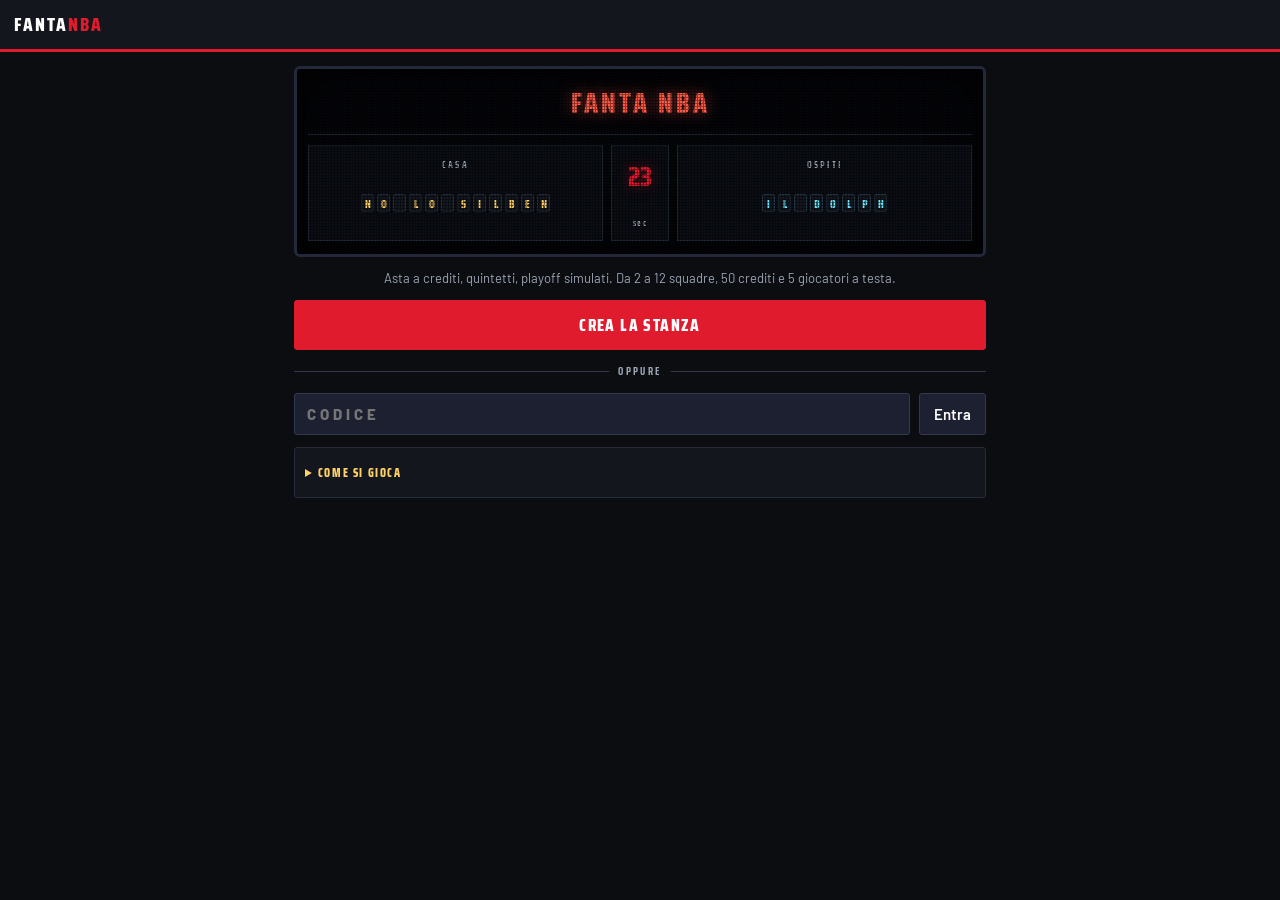
<file: index.html>
<!DOCTYPE html>
<html lang="it">
<head>
  <meta charset="utf-8">
  <meta name="viewport" content="width=device-width, initial-scale=1, viewport-fit=cover">
  <meta name="theme-color" content="#0c0d11">
  <meta name="description" content="Fanta NBA: asta a crediti fra quattro squadre, quintetti, playoff simulati. Gira nel browser, nessuna installazione.">
  <title>Fanta NBA</title>

  <!-- Saira Condensed per titoli e numeri, Barlow per il testo. -->
  <link rel="preconnect" href="https://fonts.googleapis.com">
  <link rel="preconnect" href="https://fonts.gstatic.com" crossorigin>
  <link rel="stylesheet" href="https://fonts.googleapis.com/css2?family=Saira+Condensed:wght@600;700;800&family=Barlow:wght@400;500;600;700&display=swap">

  <!-- App installabile dalla home del telefono, senza store. -->
  <link rel="manifest" href="./manifest.webmanifest">
  <link rel="icon" href="data:image/svg+xml,<svg xmlns='http://www.w3.org/2000/svg' viewBox='0 0 100 100'><text y='.9em' font-size='90'>🏀</text></svg>">
  <link rel="apple-touch-icon" href="data:image/svg+xml,<svg xmlns='http://www.w3.org/2000/svg' viewBox='0 0 100 100'><text y='.9em' font-size='90'>🏀</text></svg>">
  <link rel="stylesheet" href="./css/style.css">
</head>
<body>
  <header class="topbar" id="topbar">
    <div class="brand">FANTA<span>NBA</span></div>
  </header>

  <main id="app">
    <div class="card center muted">Caricamento…</div>
  </main>

  <noscript>
    <div style="padding:16px;color:#e8ecf4">Questo gioco ha bisogno di JavaScript attivo.</div>
  </noscript>

  <script type="module" src="./js/app.js"></script>
</body>
</html>
</file>
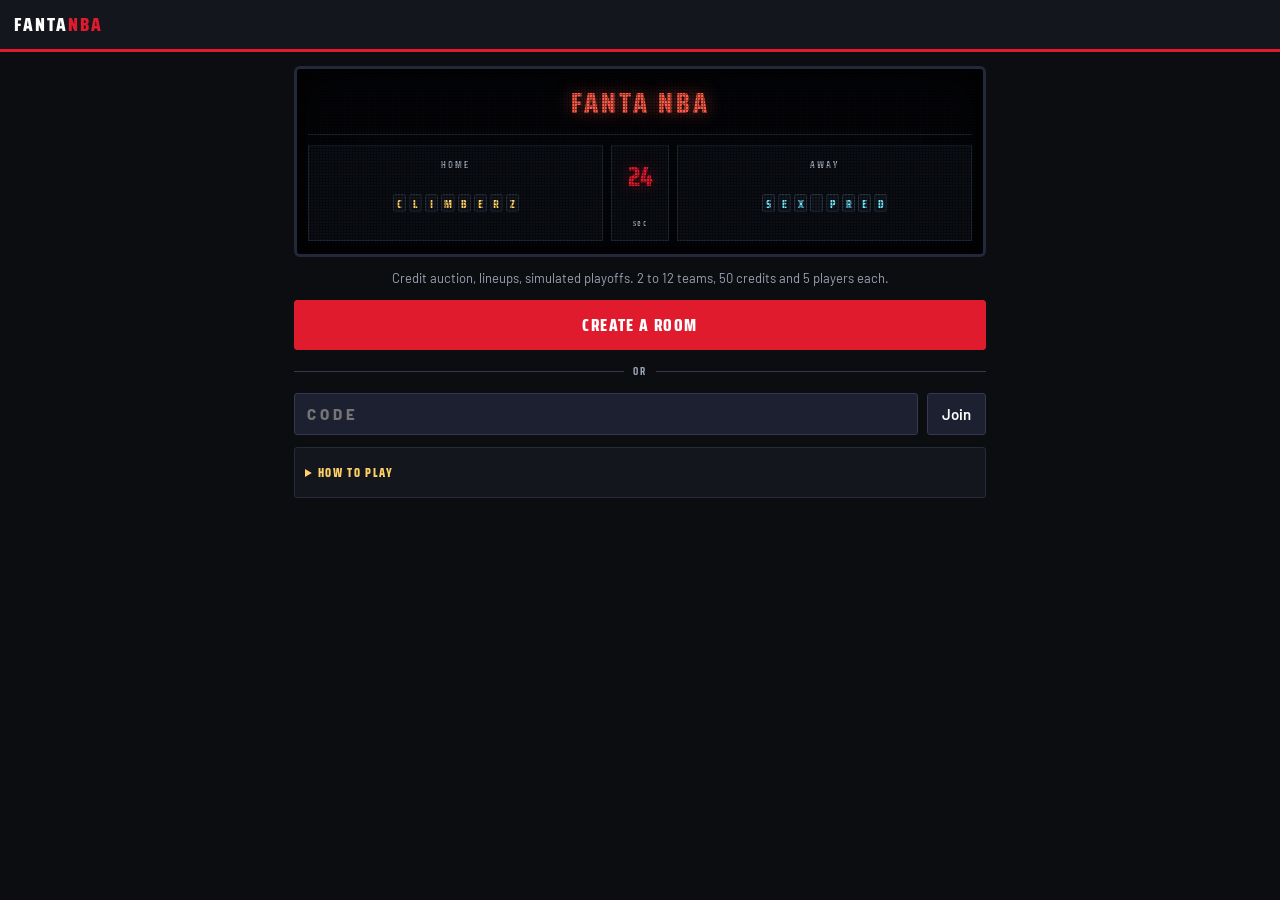
<file: en/index.html>
<!DOCTYPE html>
<html lang="en">
<head>
  <meta charset="utf-8">
  <!-- English version: same app, same files. The base points one level up,
       so scripts, styles and data load from the shared folders, while the
       address stays /en/ — which is how the app knows to speak English. -->
  <base href="../">
  <meta name="viewport" content="width=device-width, initial-scale=1, viewport-fit=cover">
  <meta name="theme-color" content="#0c0d11">
  <meta name="description" content="Fanta NBA: a credit auction between friends, lineups, simulated playoffs. Runs in the browser, nothing to install.">
  <title>Fanta NBA</title>

  <link rel="preconnect" href="https://fonts.googleapis.com">
  <link rel="preconnect" href="https://fonts.gstatic.com" crossorigin>
  <link rel="stylesheet" href="https://fonts.googleapis.com/css2?family=Saira+Condensed:wght@600;700;800&family=Barlow:wght@400;500;600;700&display=swap">

  <link rel="manifest" href="./manifest.webmanifest">
  <link rel="icon" href="data:image/svg+xml,<svg xmlns='http://www.w3.org/2000/svg' viewBox='0 0 100 100'><text y='.9em' font-size='90'>🏀</text></svg>">
  <link rel="apple-touch-icon" href="data:image/svg+xml,<svg xmlns='http://www.w3.org/2000/svg' viewBox='0 0 100 100'><text y='.9em' font-size='90'>🏀</text></svg>">
  <link rel="stylesheet" href="./css/style.css">
</head>
<body>
  <header class="topbar" id="topbar">
    <div class="brand">FANTA<span>NBA</span></div>
  </header>

  <main id="app">
    <div class="card center muted">Loading…</div>
  </main>

  <noscript>
    <div style="padding:16px;color:#e8ecf4">This game needs JavaScript enabled.</div>
  </noscript>

  <script type="module" src="./js/app.js"></script>
</body>
</html>
</file>
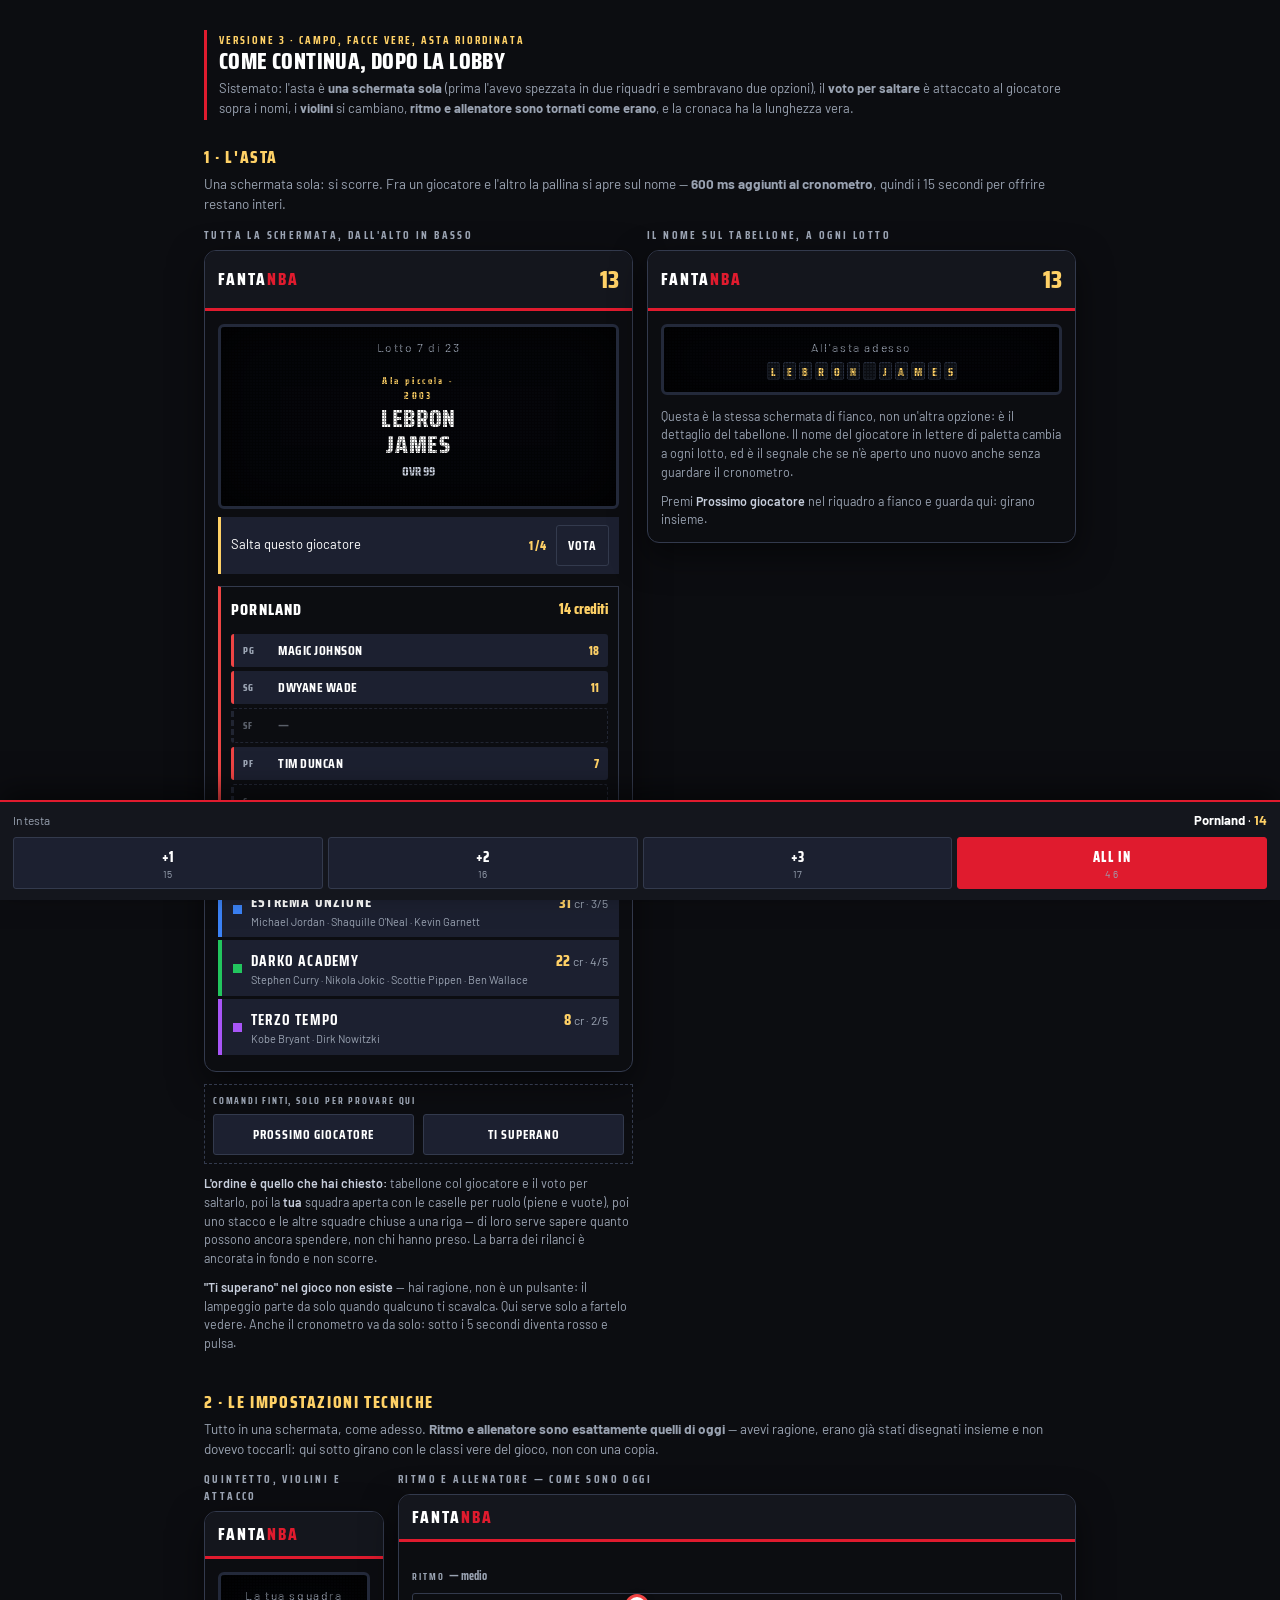
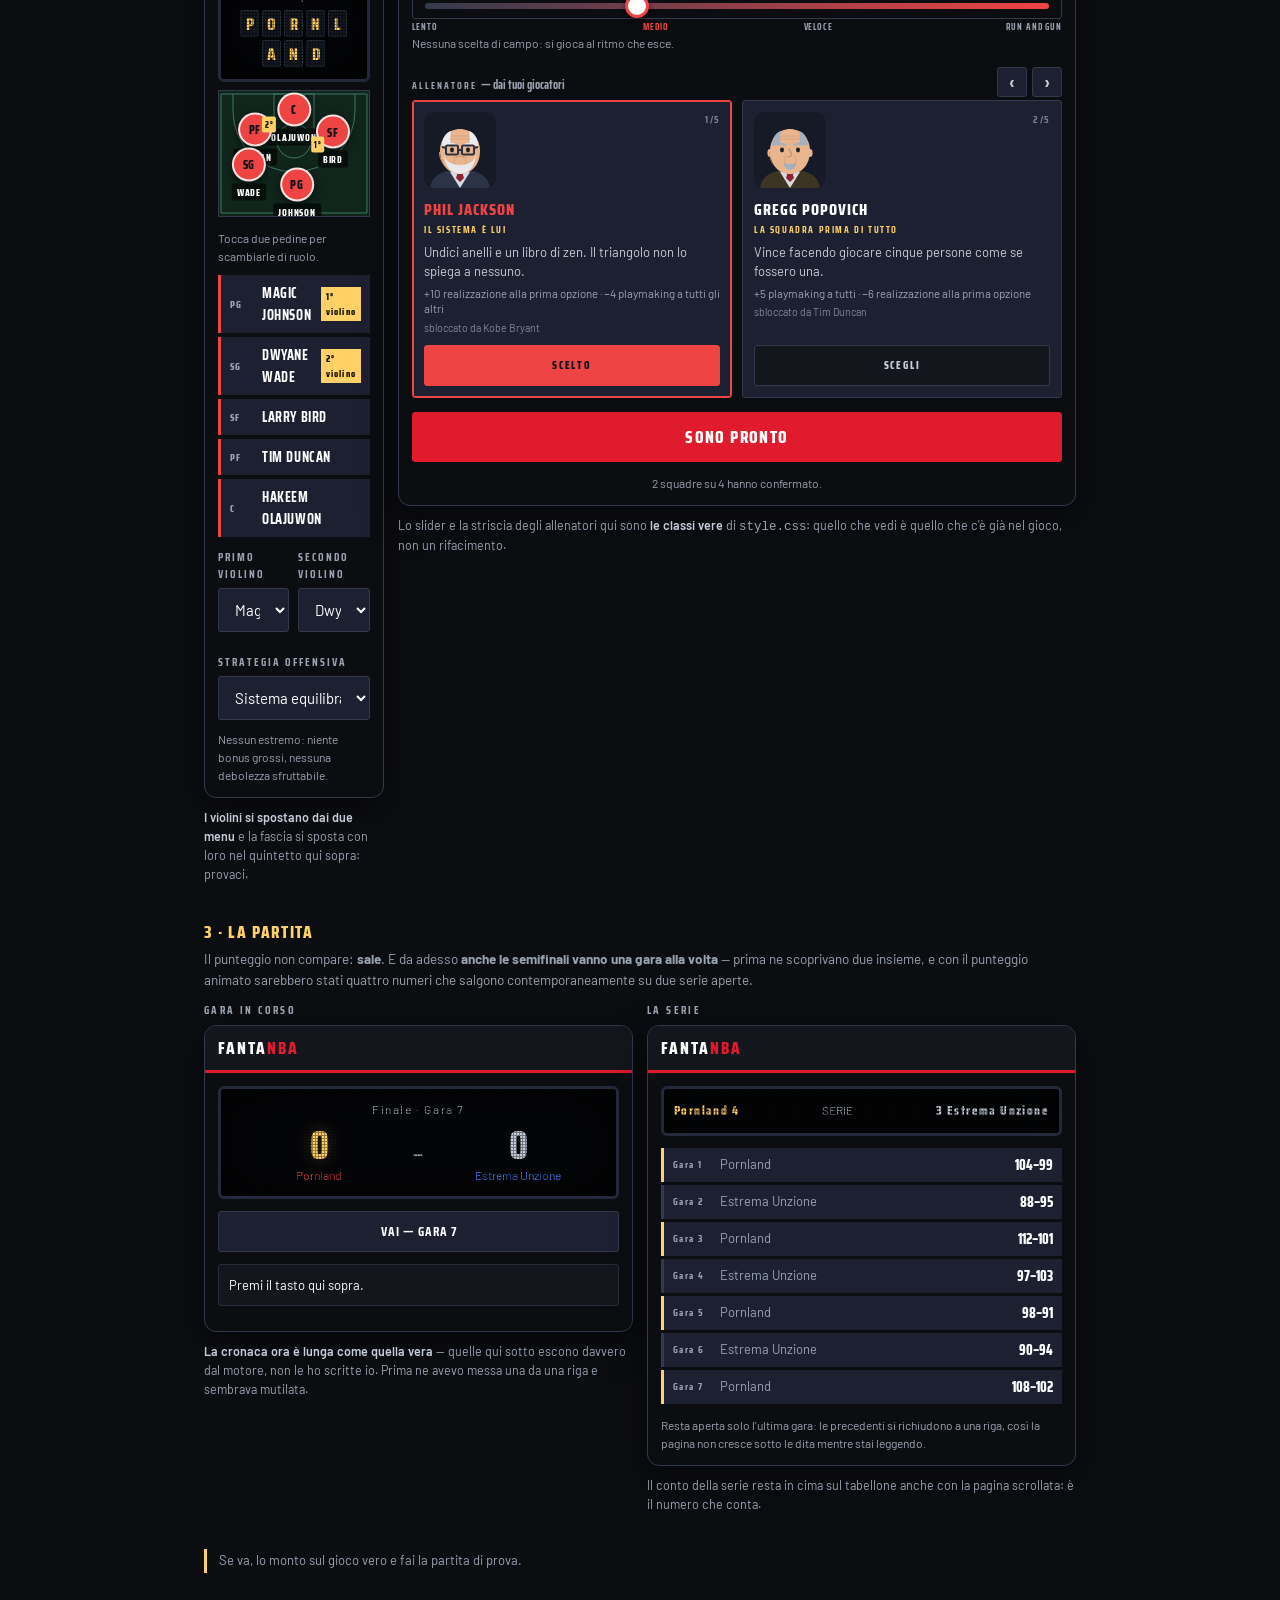
<file: anteprima-gioco.html>
<!DOCTYPE html>
<html lang="it">
<head>
  <meta charset="utf-8">
  <meta name="viewport" content="width=device-width, initial-scale=1, viewport-fit=cover">
  <meta name="theme-color" content="#0c0d11">
  <title>Fanta NBA — le schermate di gioco nella direzione B</title>

  <link rel="preconnect" href="https://fonts.googleapis.com">
  <link rel="preconnect" href="https://fonts.gstatic.com" crossorigin>
  <link rel="stylesheet" href="https://fonts.googleapis.com/css2?family=Saira+Condensed:wght@600;700;800&family=Barlow:wght@400;500;600;700&display=swap">
  <!-- Il foglio vero del gioco. Lo slider del ritmo e la striscia degli
       allenatori qui sotto usano le classi VERE (.ritmo-slider, .cstrip,
       .ccard...): non sono ridisegnati, sono quelli. -->
  <link rel="stylesheet" href="./css/style.css">

  <style>
    body { padding-bottom: 50px; }
    .wrap { max-width: 900px; margin: 0 auto; padding: 14px; }
    .intro { border-left: 3px solid var(--red); padding: 2px 0 2px 12px; margin: 16px 0 24px; }
    .marchio { font: 700 11px var(--cond); letter-spacing: 2px; text-transform: uppercase; color: var(--gold); }
    .dir { margin-bottom: 36px; }
    .dir > .testa { font: 800 17px var(--cond); letter-spacing: 1.6px; text-transform: uppercase; color: var(--gold); margin-bottom: 4px; }
    .dir > .cosa { font-size: 13.5px; color: var(--muted); margin-bottom: 12px; line-height: 1.5; }
    .coppia { display: grid; gap: 14px; grid-template-columns: 1fr; }
    @media (min-width: 720px) { .coppia { grid-template-columns: 1fr 1fr; } }
    .telefono { border: 1px solid var(--line-2); border-radius: 12px; overflow: hidden;
      background: var(--bg); box-shadow: 0 12px 34px rgba(0,0,0,.5); }
    .finta-topbar { display: flex; align-items: center; justify-content: space-between;
      padding: 9px 13px; background: var(--surface); border-bottom: 3px solid var(--red); }
    .finta-topbar .brand { font: 800 17px var(--cond); letter-spacing: 2px; text-transform: uppercase; }
    .finta-topbar .brand span { color: var(--red); }
    .schermo { padding: 13px; }
    .nota { font-size: 12.5px; color: var(--muted); margin-top: 10px; line-height: 1.5; }
    .nota b { color: var(--muted-2); font-weight: 600; }
    .et { font: 700 11px var(--cond); letter-spacing: 2.4px; text-transform: uppercase; color: var(--muted); margin-bottom: 6px; }
    /* I comandi che servono solo a farti vedere l'effetto qui, e che nel
       gioco non esistono: succede da solo. Marcati, per non confonderli. */
    .finto { border: 1px dashed var(--line-2); padding: 8px; margin-top: 12px; }
    .finto .cap { font: 700 9.5px var(--cond); letter-spacing: 1.8px; text-transform: uppercase;
      color: var(--muted); display: block; margin-bottom: 6px; }

    /* ===== il linguaggio del tabellone ===== */
    .jumbo { background: #05060a; border: 3px solid #23293a; border-radius: 6px;
      padding: 11px 10px 12px; position: relative; overflow: hidden;
      box-shadow: inset 0 0 50px rgba(0,0,0,.9); }
    .jumbo::before { content: ''; position: absolute; inset: 0; pointer-events: none; z-index: 3;
      background-image: radial-gradient(circle, rgba(0,0,0,.42) 1px, transparent 1.1px); background-size: 3px 3px; }
    .flap { display: flex; gap: 3px; justify-content: center; flex-wrap: wrap; }
    .flap span { display: grid; place-items: center; min-width: 19px; height: 27px; padding: 0 2px;
      background: #14181f; border: 1px solid #262d3d; border-radius: 2px;
      font: 800 17px var(--cond); color: var(--gold); backface-visibility: hidden; }
    .flap.mini span { min-width: 13px; height: 18px; font-size: 11.5px; }
    .flap span.gira { animation: paletta .3s ease-in-out; }
    @keyframes paletta { 0%{transform:rotateX(0)} 49%{transform:rotateX(-90deg);color:#6b5a2a}
      51%{transform:rotateX(90deg);color:#6b5a2a} 100%{transform:rotateX(0)} }

    /* ===== la pallina che si apre sul nome ===== */
    .lotto { position: relative; min-height: 132px; display: grid; place-items: center; }
    .sfera { position: relative; width: 104px; height: 104px; }
    .mezzo { position: absolute; left: 0; width: 104px; height: 52px;
      background: radial-gradient(circle at 36% 40%, #f5924a, #cf5f1c 60%, #7d340a);
      transition: transform .3s cubic-bezier(.3,.9,.3,1), opacity .2s linear .2s; }
    .mezzo.su { top: 0; border-radius: 104px 104px 0 0; box-shadow: inset 0 3px 8px rgba(255,255,255,.2); }
    .mezzo.giu { top: 52px; border-radius: 0 0 104px 104px; box-shadow: inset 0 -4px 9px rgba(0,0,0,.4); }
    .cuc { position: absolute; left: 0; top: 50px; width: 104px; height: 4px; background: #2a1405; z-index: 2; }
    .aperto .mezzo.su { transform: translateY(-46px) rotate(-10deg); opacity: 0; }
    .aperto .mezzo.giu { transform: translateY(46px) rotate(8deg); opacity: 0; }
    .aperto .cuc { opacity: 0; transition: opacity .15s; }
    .scheda { position: absolute; inset: 0; display: grid; place-items: center; text-align: center;
      opacity: 0; transform: scale(.9);
      transition: opacity .24s ease-out .18s, transform .3s cubic-bezier(.2,.9,.3,1) .18s; }
    .aperto .scheda { opacity: 1; transform: none; }
    .scheda .ruolo { font: 800 10px var(--cond); letter-spacing: 2.4px; color: var(--gold); }
    .scheda .nome { font: 800 25px/1.04 var(--cond); letter-spacing: .6px; text-transform: uppercase; margin-top: 3px; }
    .scheda .ovr { font: 800 13px var(--cond); color: var(--muted-2); margin-top: 3px; }

    .crono { font: 800 25px var(--cond); color: var(--gold); }
    .crono.rosso { color: var(--red); animation: battito 1s ease-in-out infinite; }
    @keyframes battito { 0%,100%{transform:scale(1);opacity:1} 50%{transform:scale(1.13);opacity:.72} }

    /* Fuori dallo schermo scorrevole: nel gioco e ancorata in fondo e resta
       sotto il pollice mentre tutto il resto scorre. */
    .bidbar { border-top: 2px solid var(--red); background: var(--surface); padding: 9px 13px 11px; }
    .bidbar.superato { animation: lampo .5s ease-out 2; }
    @keyframes lampo { 0%,100%{background:var(--surface-2);border-color:var(--line-2)}
      45%{background:rgba(224,27,46,.26);border-color:var(--red)} }
    .rilanci { display: grid; grid-template-columns: repeat(4,1fr); gap: 5px; margin-top: 7px; }
    .rilanci button { padding: 8px 2px; font: 800 14px var(--cond); }
    .rilanci button small { display: block; font: 400 10px Barlow; color: var(--muted); }

    /* il voto per saltare sta attaccato al giocatore */
    .skiprow { display: flex; align-items: center; gap: 9px; margin-top: 8px;
      background: var(--surface-2); border-left: 3px solid var(--gold); padding: 8px 10px; }
    .skiprow .q { font: 800 13px var(--cond); letter-spacing: 1.2px; color: var(--gold); }

    /* la tua squadra: l'unica aperta */
    .mia { border: 1px solid var(--line-2); border-left: 3px solid var(--t1); padding: 10px; }
    .mia .nmq { font: 800 16px var(--cond); letter-spacing: 1.2px; text-transform: uppercase; }
    .mia .cr { font: 800 15px var(--cond); color: var(--gold); }
    .rslots { display: grid; gap: 4px; }
    .rslot { display: flex; align-items: center; gap: 9px; padding: 6px 9px;
      background: var(--surface-2); border-left: 3px solid var(--tc, var(--line-2)); }
    .rslot .pos { font: 800 10px var(--cond); letter-spacing: 1.4px; color: var(--muted); min-width: 22px; }
    .rslot .gio { font: 700 13.5px var(--cond); letter-spacing: .5px; text-transform: uppercase; }
    .rslot .pz { margin-left: auto; font: 800 12px var(--cond); color: var(--gold); }
    .rslot.vuoto { opacity: .55; border-left-style: dashed; }
    .rslot.vuoto .gio { color: var(--muted); }
    /* Lo stacco che separa "la mia" da "le altre": e' quello che fa capire
       a colpo d'occhio che sotto si cambia argomento. */
    .altre { margin-top: 22px; }

    /* ===== il mezzo campo ===== */
    .campo { position: relative; margin-top: 8px; border: 1px solid var(--line-2); overflow: hidden; }
    .campo svg { display: block; width: 100%; height: auto; }
    .pedina {
      position: absolute; transform: translate(-50%, -50%);
      display: flex; flex-direction: column; align-items: center; gap: 2px;
      background: none; border: 0; padding: 0; cursor: pointer;
    }
    .pedina i {
      width: 34px; height: 34px; border-radius: 50%; display: grid; place-items: center;
      background: var(--t1); color: #0e1119; border: 2px solid rgba(255,255,255,.85);
      font: 800 12px var(--cond); letter-spacing: .6px; font-style: normal; position: relative;
      box-shadow: 0 3px 9px rgba(0,0,0,.55);
    }
    .pedina span {
      font: 800 9.5px var(--cond); letter-spacing: .8px; text-transform: uppercase;
      color: #fff; background: rgba(6,10,8,.82); padding: 1px 5px; border-radius: 2px;
      white-space: nowrap;
    }
    .pedina.scelta i { background: var(--gold); border-color: #fff; transform: scale(1.12); }
    /* La fascia di violino si vede anche in campo: e li che stai guardando. */
    .pedina.v1 i::after, .pedina.v2 i::after {
      content: attr(data-v); position: absolute; margin: -26px 0 0 22px;
      font: 800 8.5px var(--cond); letter-spacing: .4px;
      background: var(--gold); color: var(--gold-ink); padding: 1px 3px; border-radius: 2px;
    }

    /* ===== quintetto ===== */
    .slot5 { display: grid; gap: 4px; margin-top: 10px; }
    .slotr { display: flex; align-items: center; gap: 8px; background: var(--surface-2);
      border-left: 3px solid var(--tc); padding: 7px 9px; }
    .slotr .pos { font: 800 10px var(--cond); letter-spacing: 1.4px; color: var(--muted); min-width: 24px; }
    .slotr .gio { font: 700 14px var(--cond); letter-spacing: .6px; text-transform: uppercase; }
    .slotr .v { margin-left: auto; font: 800 9.5px var(--cond); letter-spacing: 1.2px;
      background: var(--gold); color: var(--gold-ink); padding: 2px 5px; }

    /* ===== partita ===== */
    .punteggio { display: grid; grid-template-columns: 1fr auto 1fr; align-items: center; gap: 6px; }
    .punteggio .sq { text-align: center; }
    .punteggio .p { font: 800 40px/1 var(--cond); color: var(--gold); text-shadow: 0 0 18px rgba(255,209,102,.3); }
    .punteggio .p.perde { color: var(--muted-2); text-shadow: none; }
    .punteggio .vs { font: 800 12px var(--cond); color: var(--muted); }
    .gara { display: flex; align-items: center; gap: 7px; background: var(--surface-2);
      padding: 6px 9px; margin-bottom: 3px; border-left: 3px solid var(--line-2); }
    .gara.vinta { border-left-color: var(--gold); }
    .gara .g { font: 700 10px var(--cond); letter-spacing: 1.4px; color: var(--muted); min-width: 40px; }
    .gara .r { font: 800 14px var(--cond); margin-left: auto; }
    .serie { font: 800 13px var(--cond); letter-spacing: 1.4px; color: var(--gold); }

    @media (prefers-reduced-motion: reduce) {
      .flap span.gira, .crono.rosso, .bidbar.superato { animation: none !important; }
      .mezzo, .scheda { transition: none !important; }
    }
  </style>
</head>
<body>
  <div class="wrap">
    <div class="intro">
      <p class="marchio">Versione 3 · campo, facce vere, asta riordinata</p>
      <h2 style="margin-bottom:6px">Come continua, dopo la lobby</h2>
      <p class="small muted">Sistemato: l'asta è <b>una schermata sola</b> (prima l'avevo spezzata in due
        riquadri e sembravano due opzioni), il <b>voto per saltare</b> è attaccato al giocatore sopra i
        nomi, i <b>violini</b> si cambiano, <b>ritmo e allenatore sono tornati come erano</b>, e la cronaca
        ha la lunghezza vera.</p>
    </div>

    <!-- ===================== ASTA ===================== -->
    <section class="dir">
      <div class="testa">1 · L'asta</div>
      <p class="cosa">Una schermata sola: si scorre. Fra un giocatore e l'altro la pallina si apre sul nome —
        <b>600 ms aggiunti al cronometro</b>, quindi i 15 secondi per offrire restano interi.</p>
      <div class="coppia">
        <div>
          <div class="et">Tutta la schermata, dall'alto in basso</div>
          <div class="telefono">
            <div class="finta-topbar">
              <div class="brand">FANTA<span>NBA</span></div>
              <span class="crono">15</span>
            </div>
            <div class="schermo">
              <div class="jumbo">
                <p class="tiny muted center" style="margin-bottom:6px;letter-spacing:1.6px">Lotto 7 di 23</p>
                <div class="lotto aperto" id="lotto">
                  <div class="sfera">
                    <div class="mezzo su"></div><div class="cuc"></div><div class="mezzo giu"></div>
                    <div class="scheda">
                      <div class="ruolo" id="r-ruolo">Ala piccola · 2003</div>
                      <div class="nome" id="r-nome">LeBron<br>James</div>
                      <div class="ovr" id="r-ovr">OVR 99</div>
                    </div>
                  </div>
                </div>
              </div>

              <!-- Attaccato al giocatore: e' una decisione su QUESTO
                   giocatore, non una funzione della schermata. -->
              <div class="skiprow">
                <span class="small grow">Salta questo giocatore</span>
                <span class="q">1/4</span>
                <button class="sm ghost">Vota</button>
              </div>

              <!-- LA TUA SQUADRA E' L'UNICA APERTA. Le altre sono righe
                   chiuse: quello che serve sapere di loro e quanto possono
                   ancora spendere, non chi hanno preso. -->
              <div class="mia mt">
                <div class="row spread mb">
                  <span class="nmq">Pornland</span>
                  <span class="cr">14 crediti</span>
                </div>
                <div class="rslots">
                  <div class="rslot pieno t-t1"><span class="pos">PG</span><span class="gio">Magic Johnson</span><span class="pz">18</span></div>
                  <div class="rslot pieno t-t1"><span class="pos">SG</span><span class="gio">Dwyane Wade</span><span class="pz">11</span></div>
                  <div class="rslot vuoto"><span class="pos">SF</span><span class="gio">—</span></div>
                  <div class="rslot pieno t-t1"><span class="pos">PF</span><span class="gio">Tim Duncan</span><span class="pz">7</span></div>
                  <div class="rslot vuoto"><span class="pos">C</span><span class="gio">—</span></div>
                </div>
              </div>

              <!-- Chiuse, ma non mute: i giocatori presi si leggono senza
                   toccare niente, piccoli e separati da un punto. Nel gioco
                   e gia cosi, ero io che li avevo persi disegnando qui. -->
              <div class="altre">
                <p class="tiny muted mb">Le altre squadre</p>
                <div class="strip t-t2"><span class="dot"></span>
                  <div class="grow" style="min-width:0">
                    <div class="row spread"><span class="nm">Estrema Unzione</span>
                      <span><span class="cr">31</span> <span class="tiny muted">cr · 3/5</span></span></div>
                    <div class="ros">Michael Jordan · Shaquille O'Neal · Kevin Garnett</div>
                  </div></div>
                <div class="strip t-t3"><span class="dot"></span>
                  <div class="grow" style="min-width:0">
                    <div class="row spread"><span class="nm">Darko Academy</span>
                      <span><span class="cr">22</span> <span class="tiny muted">cr · 4/5</span></span></div>
                    <div class="ros">Stephen Curry · Nikola Jokic · Scottie Pippen · Ben Wallace</div>
                  </div></div>
                <div class="strip t-t4"><span class="dot"></span>
                  <div class="grow" style="min-width:0">
                    <div class="row spread"><span class="nm">Terzo Tempo</span>
                      <span><span class="cr">8</span> <span class="tiny muted">cr · 2/5</span></span></div>
                    <div class="ros">Kobe Bryant · Dirk Nowitzki</div>
                  </div></div>
              </div>
            </div>

            <!-- Nel gioco questa e fissa in fondo allo schermo, sempre
                 raggiungibile col pollice mentre il resto scorre. -->
            <div class="bidbar" id="bidbar">
              <div class="row spread">
                <span class="tiny muted">In testa</span>
                <span class="small"><b id="chi-testa">Pornland</b> · <b style="color:var(--gold)" id="q-testa">14</b></span>
              </div>
              <div class="rilanci">
                <button>+1<small>15</small></button><button>+2<small>16</small></button>
                <button>+3<small>17</small></button><button class="primary">All in<small>46</small></button>
              </div>
            </div>
          </div>

          <div class="finto">
            <span class="cap">Comandi finti, solo per provare qui</span>
            <div class="row">
              <button class="sm grow" id="btn-lotto">Prossimo giocatore</button>
              <button class="sm grow" id="btn-superato">Ti superano</button>
            </div>
          </div>
          <p class="nota"><b>L'ordine è quello che hai chiesto:</b> tabellone col giocatore e il voto per
            saltarlo, poi la <b>tua</b> squadra aperta con le caselle per ruolo (piene e vuote), poi uno
            stacco e le altre squadre chiuse a una riga — di loro serve sapere quanto possono ancora
            spendere, non chi hanno preso. La barra dei rilanci è ancorata in fondo e non scorre.</p>
          <p class="nota"><b>"Ti superano" nel gioco non esiste</b> — hai ragione, non è un pulsante: il
            lampeggio parte da solo quando qualcuno ti scavalca. Qui serve solo a fartelo vedere.
            Anche il cronometro va da solo: sotto i 5 secondi diventa rosso e pulsa.</p>
        </div>

        <div>
          <div class="et">Il nome sul tabellone, a ogni lotto</div>
          <div class="telefono">
            <div class="finta-topbar"><div class="brand">FANTA<span>NBA</span></div><span class="crono">15</span></div>
            <div class="schermo">
              <div class="jumbo">
                <p class="tiny muted center" style="margin-bottom:6px;letter-spacing:1.6px">All'asta adesso</p>
                <div class="flap mini" id="flap-asta"></div>
              </div>
              <p class="nota" style="margin-top:12px">Questa è la stessa schermata di fianco, non un'altra
                opzione: è il dettaglio del tabellone. Il nome del giocatore in lettere di paletta cambia a
                ogni lotto, ed è il segnale che se n'è aperto uno nuovo anche senza guardare il cronometro.</p>
              <p class="nota">Premi <b>Prossimo giocatore</b> nel riquadro a fianco e guarda qui: girano
                insieme.</p>
            </div>
          </div>
        </div>
      </div>
    </section>

    <!-- ================= IMPOSTAZIONI ================= -->
    <section class="dir">
      <div class="testa">2 · Le impostazioni tecniche</div>
      <p class="cosa">Tutto in una schermata, come adesso. <b>Ritmo e allenatore sono esattamente quelli di
        oggi</b> — avevi ragione, erano già stati disegnati insieme e non dovevo toccarli: qui sotto girano
        con le classi vere del gioco, non con una copia.</p>
      <div class="coppia">
        <div style="--tc:var(--t1)">
          <div class="et">Quintetto, violini e attacco</div>
          <div class="telefono">
            <div class="finta-topbar"><div class="brand">FANTA<span>NBA</span></div></div>
            <div class="schermo">
              <div class="jumbo">
                <p class="tiny muted center" style="margin-bottom:6px;letter-spacing:1.6px">La tua squadra</p>
                <div class="flap" id="flap-imp"></div>
              </div>
              <!-- IL MEZZO CAMPO. Cinque righe una sotto l'altra dicono chi
                   gioca; il campo dice anche DOVE, e quel "dove" e meta della
                   decisione. Disegnato in SVG: nessuna immagine da scaricare
                   e si ridimensiona da solo sui telefoni stretti. -->
              <div class="campo" id="campo">
                <svg viewBox="0 0 300 250" aria-hidden="true">
                  <rect width="300" height="250" fill="#10251c"/>
                  <g fill="none" stroke="#3f7a63" stroke-width="2">
                    <path d="M4 6h292v238"/><path d="M4 6v238h292"/>
                    <rect x="110" y="6" width="80" height="94"/>
                    <circle cx="150" cy="100" r="34"/>
                    <path d="M28 6v34a122 122 0 0 0 244 0V6"/>
                    <path d="M128 22h44" stroke-width="3"/>
                  </g>
                  <circle cx="150" cy="31" r="7" fill="none" stroke="#e07a3a" stroke-width="2.5"/>
                </svg>
                <button class="pedina" style="left:50%;top:22%" data-ruolo="C"><i>C</i><span>Olajuwon</span></button>
                <button class="pedina" style="left:24%;top:38%" data-ruolo="PF"><i>PF</i><span>Duncan</span></button>
                <button class="pedina" style="left:76%;top:40%" data-ruolo="SF"><i>SF</i><span>Bird</span></button>
                <button class="pedina" style="left:20%;top:66%" data-ruolo="SG"><i>SG</i><span>Wade</span></button>
                <button class="pedina" style="left:52%;top:82%" data-ruolo="PG"><i>PG</i><span>Johnson</span></button>
              </div>
              <p class="tiny muted mt">Tocca due pedine per scambiarle di ruolo.</p>

              <div class="slot5">
                <div class="slotr"><span class="pos">PG</span><span class="gio">Magic Johnson</span><span class="v">1° violino</span></div>
                <div class="slotr"><span class="pos">SG</span><span class="gio">Dwyane Wade</span><span class="v">2° violino</span></div>
                <div class="slotr"><span class="pos">SF</span><span class="gio">Larry Bird</span></div>
                <div class="slotr"><span class="pos">PF</span><span class="gio">Tim Duncan</span></div>
                <div class="slotr"><span class="pos">C</span><span class="gio">Hakeem Olajuwon</span></div>
              </div>

              <!-- Mancava del tutto: le fasce si vedevano ma non c'era modo di
                   spostarle. Sono due menu, come nel gioco di oggi. -->
              <div class="row mt">
                <label class="field grow"><span>Primo violino</span>
                  <select id="sel-v1">
                    <option>Magic Johnson</option><option>Dwyane Wade</option><option>Larry Bird</option>
                    <option>Tim Duncan</option><option>Hakeem Olajuwon</option>
                  </select></label>
                <label class="field grow"><span>Secondo violino</span>
                  <select id="sel-v2">
                    <option>Dwyane Wade</option><option>Magic Johnson</option><option>Larry Bird</option>
                    <option>Tim Duncan</option><option>Hakeem Olajuwon</option>
                  </select></label>
              </div>

              <label class="field mt"><span>Strategia offensiva</span>
                <select id="sel-strat">
                  <option value="0">Sistema equilibrato</option><option value="1">Palla alla star</option>
                  <option value="2">Pick and roll</option><option value="3">Gioco dentro-fuori</option>
                </select></label>
              <p class="tiny muted" id="strat-desc">Nessun estremo: niente bonus grossi, nessuna debolezza sfruttabile.</p>
            </div>
          </div>
          <p class="nota"><b>I violini si spostano dai due menu</b> e la fascia si sposta con loro nel
            quintetto qui sopra: provaci.</p>
        </div>

        <div style="--tc:var(--t1)">
          <div class="et">Ritmo e allenatore — come sono oggi</div>
          <div class="telefono">
            <div class="finta-topbar"><div class="brand">FANTA<span>NBA</span></div></div>
            <div class="schermo">
              <span class="lbl-mini">Ritmo <i class="tiny muted">— medio</i></span>
              <div class="ritmo-slider">
                <input type="range" min="0" max="3" step="1" value="1" class="rslider" id="rslider" aria-label="Ritmo">
                <div class="rtacche" id="rtacche">
                  <span>Lento</span><span class="on">Medio</span><span>Veloce</span><span>Run and gun</span>
                </div>
              </div>
              <p class="tiny muted mb" id="ritmo-desc">Nessuna scelta di campo: si gioca al ritmo che esce.</p>

              <div class="row spread" style="align-items:baseline">
                <span class="lbl-mini">Allenatore <i class="tiny muted">— dai tuoi giocatori</i></span>
                <span class="cfrecce">
                  <button class="cfr" data-scorri="-1" aria-label="Allenatore precedente">‹</button>
                  <button class="cfr" data-scorri="1" aria-label="Allenatore successivo">›</button>
                </span>
              </div>
              <div class="cstrip" id="cstrip"></div>

              <button class="primary wide mt">Sono pronto</button>
              <p class="tiny muted center mt">2 squadre su 4 hanno confermato.</p>
            </div>
          </div>
          <p class="nota">Lo slider e la striscia degli allenatori qui sono <b>le classi vere</b> di
            <code>style.css</code>: quello che vedi è quello che c'è già nel gioco, non un rifacimento.</p>
        </div>
      </div>
    </section>

    <!-- ==================== PARTITA ==================== -->
    <section class="dir">
      <div class="testa">3 · La partita</div>
      <p class="cosa">Il punteggio non compare: <b>sale</b>. E da adesso <b>anche le semifinali vanno una
        gara alla volta</b> — prima ne scoprivano due insieme, e con il punteggio animato sarebbero stati
        quattro numeri che salgono contemporaneamente su due serie aperte.</p>
      <div class="coppia">
        <div>
          <div class="et">Gara in corso</div>
          <div class="telefono">
            <div class="finta-topbar"><div class="brand">FANTA<span>NBA</span></div></div>
            <div class="schermo">
              <div class="jumbo">
                <p class="tiny muted center" style="margin-bottom:8px;letter-spacing:1.6px">Finale · Gara 7</p>
                <div class="punteggio">
                  <div class="sq">
                    <div class="p" id="pa">0</div>
                    <div class="tiny" style="color:var(--t1)">Pornland</div>
                  </div>
                  <div class="vs">—</div>
                  <div class="sq">
                    <div class="p perde" id="pb">0</div>
                    <div class="tiny" style="color:var(--t2)">Estrema Unzione</div>
                  </div>
                </div>
              </div>
              <button class="sm wide mt" id="btn-sim">Vai — Gara 7</button>
              <div class="card tight mt">
                <p class="small" id="cronaca" style="line-height:1.55">Premi il tasto qui sopra.</p>
              </div>
            </div>
          </div>
          <p class="nota"><b>La cronaca ora è lunga come quella vera</b> — quelle qui sotto escono davvero
            dal motore, non le ho scritte io. Prima ne avevo messa una da una riga e sembrava mutilata.</p>
        </div>

        <div>
          <div class="et">La serie</div>
          <div class="telefono">
            <div class="finta-topbar"><div class="brand">FANTA<span>NBA</span></div></div>
            <div class="schermo">
              <div class="jumbo">
                <div class="row spread">
                  <span class="serie">Pornland 4</span>
                  <span class="tiny muted">SERIE</span>
                  <span class="serie" style="color:var(--muted-2)">3 Estrema Unzione</span>
                </div>
              </div>
              <div class="mt">
                <div class="gara vinta"><span class="g">Gara 1</span><span class="small muted">Pornland</span><span class="r">104–99</span></div>
                <div class="gara"><span class="g">Gara 2</span><span class="small muted">Estrema Unzione</span><span class="r">88–95</span></div>
                <div class="gara vinta"><span class="g">Gara 3</span><span class="small muted">Pornland</span><span class="r">112–101</span></div>
                <div class="gara"><span class="g">Gara 4</span><span class="small muted">Estrema Unzione</span><span class="r">97–103</span></div>
                <div class="gara vinta"><span class="g">Gara 5</span><span class="small muted">Pornland</span><span class="r">98–91</span></div>
                <div class="gara"><span class="g">Gara 6</span><span class="small muted">Estrema Unzione</span><span class="r">90–94</span></div>
                <div class="gara vinta"><span class="g">Gara 7</span><span class="small muted">Pornland</span><span class="r">108–102</span></div>
              </div>
              <p class="tiny muted mt">Resta aperta solo l'ultima gara: le precedenti si richiudono a una
                riga, così la pagina non cresce sotto le dita mentre stai leggendo.</p>
            </div>
          </div>
          <p class="nota">Il conto della serie resta in cima sul tabellone anche con la pagina scrollata:
            è il numero che conta.</p>
        </div>
      </div>
    </section>

    <div class="intro" style="border-color:var(--gold)">
      <p class="small muted">Se va, lo monto sul gioco vero e fai la partita di prova.</p>
    </div>
  </div>

  <script>
    const GIOCATORI = [
      { n: 'LeBron<br>James', r: 'Ala piccola · 2003', o: 99 },
      { n: 'Hakeem<br>Olajuwon', r: 'Centro · 1984', o: 97 },
      { n: 'Dwyane<br>Wade', r: 'Guardia · 2003', o: 96 },
      { n: 'Luka<br>Doncic', r: 'Playmaker · 2018', o: 99 },
      { n: 'Larry<br>Bird', r: 'Ala piccola · 1979', o: 98 },
    ];
    const SQUADRE = ['Estrema Unzione', 'Darko Academy', 'Terzo Tempo', 'Sam Bowie Fan Club'];

    function flap(box, testo, animare) {
      if (!box) return;
      box.innerHTML = testo.toUpperCase().split('')
        .map((c) => `<span>${c === ' ' ? '&nbsp;' : c}</span>`).join('');
      if (!animare) return;
      box.querySelectorAll('span').forEach((s, i) => setTimeout(() => s.classList.add('gira'), i * 45));
    }
    const boxAsta = document.getElementById('flap-asta');
    flap(boxAsta, GIOCATORI[0].n.replace('<br>', ' '), false);
    flap(document.getElementById('flap-imp'), 'Pornland', false);

    /* ---- la pallina del draft ---- */
    let g = 0;
    const lotto = document.getElementById('lotto');
    document.getElementById('btn-lotto').addEventListener('click', () => {
      lotto.classList.remove('aperto');          // si richiude
      g = (g + 1) % GIOCATORI.length;
      setTimeout(() => {
        const p = GIOCATORI[g];
        document.getElementById('r-nome').innerHTML = p.n;
        document.getElementById('r-ruolo').textContent = p.r;
        document.getElementById('r-ovr').textContent = 'OVR ' + p.o;
        flap(boxAsta, p.n.replace('<br>', ' '), true);
        lotto.classList.add('aperto');           // e si riapre: 600 ms in tutto
      }, 300);
    });

    /* ---- il cronometro ---- */
    let t = 15;
    setInterval(() => {
      t = t <= 1 ? 15 : t - 1;
      document.querySelectorAll('.crono').forEach((c) => {
        c.textContent = t;
        c.classList.toggle('rosso', t <= 5);
      });
    }, 1000);

    /* ---- ti superano (nel gioco succede da solo) ---- */
    document.getElementById('btn-superato').addEventListener('click', () => {
      const b = document.getElementById('bidbar');
      b.classList.remove('superato'); void b.offsetWidth; b.classList.add('superato');
      document.getElementById('chi-testa').textContent = SQUADRE[Math.floor(Math.random() * SQUADRE.length)];
      document.getElementById('q-testa').textContent = 14 + Math.ceil(Math.random() * 6);
    });

    /* ---- il quintetto: campo, righe e violini sono la stessa cosa ---- */
    // Una lista sola comanda tutto. Tenendo campo e righe come due elenchi
    // separati, al primo scambio direbbero due cose diverse.
    const QUINTETTO = [
      { pos: 'PG', n: 'Magic Johnson' }, { pos: 'SG', n: 'Dwyane Wade' },
      { pos: 'SF', n: 'Larry Bird' }, { pos: 'PF', n: 'Tim Duncan' },
      { pos: 'C', n: 'Hakeem Olajuwon' },
    ];
    const cognome = (n) => n.split(' ').slice(-1)[0];
    const v1 = document.getElementById('sel-v1'), v2 = document.getElementById('sel-v2');

    function fascia(n) {
      return n === v1.value ? '1° violino' : (n === v2.value ? '2° violino' : null);
    }

    function disegnaQuintetto() {
      // le righe
      document.querySelectorAll('.slotr').forEach((r, i) => {
        const g = QUINTETTO[i];
        r.querySelector('.pos').textContent = g.pos;
        r.querySelector('.gio').textContent = g.n;
        let f = r.querySelector('.v');
        const ruolo = fascia(g.n);
        if (!ruolo) { if (f) f.remove(); return; }
        if (!f) { f = document.createElement('span'); f.className = 'v'; r.appendChild(f); }
        f.textContent = ruolo;
      });
      // le pedine in campo, ognuna al suo posto sul parquet
      document.querySelectorAll('.pedina').forEach((p) => {
        const g = QUINTETTO.find((x) => x.pos === p.dataset.ruolo);
        p.querySelector('i').textContent = g.pos;
        p.querySelector('span').textContent = cognome(g.n);
        const r = fascia(g.n);
        p.classList.toggle('v1', r === '1° violino');
        p.classList.toggle('v2', r === '2° violino');
        p.querySelector('i').dataset.v = r === '1° violino' ? '1°' : (r === '2° violino' ? '2°' : '');
      });
    }
    v1.addEventListener('change', disegnaQuintetto);
    v2.addEventListener('change', disegnaQuintetto);

    // Scambio: si tocca una pedina, poi un'altra. Lo stesso gesto delle
    // caselle nel gioco di oggi, solo fatto sul campo.
    let presa = null;
    document.getElementById('campo').addEventListener('click', (ev) => {
      const p = ev.target.closest('.pedina'); if (!p) return;
      if (!presa) { presa = p; p.classList.add('scelta'); return; }
      if (presa === p) { p.classList.remove('scelta'); presa = null; return; }
      const a = QUINTETTO.find((x) => x.pos === presa.dataset.ruolo);
      const b = QUINTETTO.find((x) => x.pos === p.dataset.ruolo);
      const t = a.n; a.n = b.n; b.n = t;
      presa.classList.remove('scelta'); presa = null;
      disegnaQuintetto();
    });
    disegnaQuintetto();

    /* ---- la strategia ---- */
    const SDESC = ['Nessun estremo: niente bonus grossi, nessuna debolezza sfruttabile.',
      'Tutto passa dalla prima opzione: più isolamenti, più tiri, attacco più prevedibile.',
      'Playmaker e lungo insieme: crea mismatch, vive del talento della coppia.',
      'Il lungo attira la difesa, i tiratori puniscono. Serve entrambe le cose.'];
    document.getElementById('sel-strat').addEventListener('change', (ev) => {
      document.getElementById('strat-desc').textContent = SDESC[+ev.target.value];
    });

    /* ---- il ritmo: lo slider vero ---- */
    const RDESC = ['Partita corta. Protegge chi è sfavorito e chi ha un quintetto squilibrato.',
      'Nessuna scelta di campo: si gioca al ritmo che esce.',
      'Più possessi: premia atletismo e tiro, chiede gambe.',
      'Nessun freno. La squadra migliore vince più spesso, la peggiore crolla.'];
    const RNOMI = ['lento', 'medio', 'veloce', 'run and gun'];
    document.getElementById('rslider').addEventListener('input', (ev) => {
      const i = +ev.target.value;
      document.querySelectorAll('#rtacche span').forEach((s, j) => s.classList.toggle('on', j === i));
      document.getElementById('ritmo-desc').textContent = RDESC[i];
      document.querySelector('.lbl-mini i').textContent = '— ' + RNOMI[i];
    });

    /* ---- gli allenatori: la striscia vera ---- */
    // Le facce sono quelle VERE, uscite da avatar.js: incollate qui perche
    // questa pagina e statica. Prima ne avevo disegnata una sola uguale per
    // tutti ed era il difetto che hai visto.
    const COACH = [
      { n: 'Phil Jackson', id: 'Il sistema è lui', d: 'Undici anelli e un libro di zen. Il triangolo non lo spiega a nessuno.',
        e: '+10 realizzazione alla prima opzione · −4 playmaking a tutti gli altri', da: 'Kobe Bryant',
        svg: '<svg class="avatar" viewBox="0 0 72 76" width="72" height="76"><rect width="72" height="76" rx="10" fill="#161a26"/><path d="M6 76c2-13 12-18 30-18s28 5 30 18z" fill="#2b3346"/><path d="M30 58l6 8 6-8 4 2-10 16-10-16z" fill="#e9edf3" opacity=".9"/><path d="M34 60h4l2 6-4 4-4-4z" fill="#8f2230"/><path d="M36 17c11 0 20 9 20 22 0 14-9 23-20 23s-20-9-20-23c0-13 9-22 20-22z" fill="#e8b58e"/><path d="M16 40c0 6 2 12 5 16-4-5-6-11-6-16z" fill="#d09a71"/><path d="M18 34c0-9 5-14 9-15-1 5-1 9 0 13z" fill="#e9edf3"/><path d="M54 34c0-9-5-14-9-15 1 5 1 9 0 13z" fill="#e9edf3"/><path d="M20 40c0 13 7 22 16 22s16-9 16-22c0 9-7 13-16 13s-16-4-16-13z" fill="#e9edf3" opacity=".95"/><g stroke="#d09a71" stroke-width="1.1" fill="none" opacity=".55" stroke-linecap="round"><path d="M26 27h20M28 24h16"/><path d="M31 44c-1 3-1 6 0 8M41 44c1 3 1 6 0 8"/></g><ellipse cx="28" cy="38" rx="2" ry="2.4" fill="#1b1f28"/><ellipse cx="44" cy="38" rx="2" ry="2.4" fill="#1b1f28"/><path d="M36 37v6c0 1-2 2-4 2m8 0c-2 0-4-1-4-2" stroke="#d09a71" stroke-width="1.6" fill="none" stroke-linecap="round"/><path d="M24 34c2-2.5 6-2 8-.5M40 33.5c2-1.5 6-2 8 .5" stroke="#e9edf3" stroke-width="2.6" fill="none" stroke-linecap="round"/><g fill="none" stroke="#2c3340" stroke-width="2"><rect x="22" y="33.5" width="12" height="9" rx="1.5"/><rect x="38" y="33.5" width="12" height="9" rx="1.5"/><path d="M34 38h4M22 36l-4-1M50 36l4-1"/></g></svg>' },
      { n: 'Gregg Popovich', id: 'La squadra prima di tutto', d: 'Vince facendo giocare cinque persone come se fossero una.',
        e: '+5 playmaking a tutti · −6 realizzazione alla prima opzione', da: 'Tim Duncan',
        svg: '<svg class="avatar" viewBox="0 0 72 76" width="72" height="76"><rect width="72" height="76" rx="10" fill="#161a26"/><path d="M6 76c2-13 12-18 30-18s28 5 30 18z" fill="#3d3524"/><path d="M30 58l6 8 6-8 4 2-10 16-10-16z" fill="#e9edf3" opacity=".9"/><path d="M34 60h4l2 6-4 4-4-4z" fill="#8f2230"/><ellipse cx="16" cy="41" rx="2.6" ry="4" fill="#e8b58e"/><ellipse cx="56" cy="41" rx="2.6" ry="4" fill="#e8b58e"/><path d="M36 17c11 0 20 9 20 22 0 14-9 23-20 23s-20-9-20-23c0-13 9-22 20-22z" fill="#e8b58e"/><path d="M16 40c0 6 2 12 5 16-4-5-6-11-6-16z" fill="#d09a71"/><path d="M18 34c0-9 5-14 9-15-1 5-1 9 0 13z" fill="#a8b0bd"/><path d="M54 34c0-9-5-14-9-15 1 5 1 9 0 13z" fill="#a8b0bd"/><path d="M30 50c2 3 10 3 12 0 1 4-2 8-6 8s-7-4-6-8z" fill="#a8b0bd"/><g stroke="#d09a71" stroke-width="1.1" fill="none" opacity=".55" stroke-linecap="round"><path d="M26 27h20M28 24h16"/><path d="M31 44c-1 3-1 6 0 8M41 44c1 3 1 6 0 8"/></g><ellipse cx="28" cy="38" rx="2" ry="2.4" fill="#1b1f28"/><ellipse cx="44" cy="38" rx="2" ry="2.4" fill="#1b1f28"/><path d="M35 37c2 3 3 5 2 7l-3 1" stroke="#d09a71" stroke-width="1.8" fill="none" stroke-linecap="round" stroke-linejoin="round"/><path d="M24 33c2-1.5 6-1.5 8 0M40 33c2-1.5 6-1.5 8 0" stroke="#a8b0bd" stroke-width="2" fill="none" stroke-linecap="round"/></svg>' },
      { n: 'Pat Riley', id: 'Il pugno di ferro', d: 'Difesa, fisico, e nessuna discussione. Gli anni Ottanta non sono mai finiti.',
        e: '+7 protezione ferro, +5 difesa perimetro · −5 atletismo nel finale', da: 'Magic Johnson',
        svg: '<svg class="avatar" viewBox="0 0 72 76" width="72" height="76"><rect width="72" height="76" rx="10" fill="#161a26"/><path d="M6 76c2-13 12-18 30-18s28 5 30 18z" fill="#2b3346"/><path d="M30 58l6 8 6-8 4 2-10 16-10-16z" fill="#e9edf3" opacity=".9"/><path d="M34 60h4l2 6-4 4-4-4z" fill="#8f2230"/><ellipse cx="18" cy="41" rx="2.6" ry="4" fill="#e8b58e"/><ellipse cx="54" cy="41" rx="2.6" ry="4" fill="#e8b58e"/><path d="M36 15c10 0 18 9 18 23 0 16-8 25-18 25s-18-9-18-25c0-14 8-23 18-23z" fill="#e8b58e"/><path d="M18 40c0 6 2 12 5 16-4-5-6-11-6-16z" fill="#d09a71"/><path d="M15 33c0-14 9-22 21-22s21 8 21 22c0-6-8-9-21-9s-21 3-21 9z" fill="#241d1a"/><path d="M14 33c-1 8 1 13 2 13-2-7-1-11 0-14z" fill="#241d1a"/><ellipse cx="29" cy="38" rx="2" ry="2.4" fill="#1b1f28"/><ellipse cx="43" cy="38" rx="2" ry="2.4" fill="#1b1f28"/><path d="M36 37v6c0 1-2 2-4 2m8 0c-2 0-4-1-4-2" stroke="#d09a71" stroke-width="1.6" fill="none" stroke-linecap="round"/><path d="M31 52q5 -2 10 0" stroke="#8a4a42" stroke-width="1.8" fill="none" stroke-linecap="round"/><path d="M25 34c2-2.5 6-2 8-.5M39 33.5c2-1.5 6-2 8 .5" stroke="#241d1a" stroke-width="2.6" fill="none" stroke-linecap="round"/></svg>' },
      { n: 'Erik Spoelstra', id: 'Adattarsi o perdere', d: 'Cambia difesa ogni possesso e ti fa sembrare il problema tuo.',
        e: '+4 a tutto in difesa · −3 palla richiesta alla prima opzione', da: 'Dwyane Wade',
        svg: '<svg class="avatar" viewBox="0 0 72 76" width="72" height="76"><rect width="72" height="76" rx="10" fill="#161a26"/><path d="M6 76c2-13 12-18 30-18s28 5 30 18z" fill="#1f3b3a"/><path d="M30 58l6 8 6-8 4 2-10 16-10-16z" fill="#e9edf3" opacity=".9"/><path d="M34 60h4l2 6-4 4-4-4z" fill="#8f2230"/><path d="M36 17c11 0 20 9 20 22 0 14-9 23-20 23s-20-9-20-23c0-13 9-22 20-22z" fill="#c98d63"/><path d="M16 40c0 6 2 12 5 16-4-5-6-11-6-16z" fill="#a9714b"/><path d="M16 32c0-12 9-19 20-19s20 7 20 19c-3-7-10-10-20-10s-17 3-20 10z" fill="#241d1a"/><path d="M50 26c-5-5-12-7-18-5" stroke="#c98d63" stroke-width="1.4" fill="none" opacity=".35"/><ellipse cx="28" cy="38" rx="2" ry="2.4" fill="#1b1f28"/><ellipse cx="44" cy="38" rx="2" ry="2.4" fill="#1b1f28"/><path d="M36 37v7l-3 2" stroke="#a9714b" stroke-width="1.7" fill="none" stroke-linecap="round" stroke-linejoin="round"/><path d="M31 52q5 -2 10 0" stroke="#8a4a42" stroke-width="1.8" fill="none" stroke-linecap="round"/><path d="M24 34c2-2.5 6-2 8-.5M40 33.5c2-1.5 6-2 8 .5" stroke="#241d1a" stroke-width="2.6" fill="none" stroke-linecap="round"/></svg>' },
      { n: 'Rudy Tomjanovich', id: 'Mai sottovalutare', d: 'Non ha mai avuto la squadra più forte e ha vinto lo stesso due volte.',
        e: '+6 tiro da 3 a tutti · −4 rimbalzi', da: 'Hakeem Olajuwon',
        svg: '<svg class="avatar" viewBox="0 0 72 76" width="72" height="76"><rect width="72" height="76" rx="10" fill="#161a26"/><path d="M6 76c2-13 12-18 30-18s28 5 30 18z" fill="#432a2a"/><path d="M30 58l6 8 6-8 4 2-10 16-10-16z" fill="#e9edf3" opacity=".9"/><path d="M34 60h4l2 6-4 4-4-4z" fill="#8f2230"/><path d="M36 17c11 0 20 9 20 22 0 14-9 23-20 23s-20-9-20-23c0-13 9-22 20-22z" fill="#e8b58e"/><path d="M16 40c0 6 2 12 5 16-4-5-6-11-6-16z" fill="#d09a71"/><path d="M16 32c0-12 9-19 20-19s20 7 20 19c-3-7-10-10-20-10s-17 3-20 10z" fill="#a8b0bd"/><path d="M50 26c-5-5-12-7-18-5" stroke="#e8b58e" stroke-width="1.4" fill="none" opacity=".35"/><path d="M27 46c3-2 6-2 9-1 3-1 6-1 9 1-3 2-6 2-9 1-3 1-6 1-9-1z" fill="#a8b0bd"/><g stroke="#d09a71" stroke-width="1.1" fill="none" opacity=".55" stroke-linecap="round"><path d="M26 27h20M28 24h16"/><path d="M31 44c-1 3-1 6 0 8M41 44c1 3 1 6 0 8"/></g><ellipse cx="28" cy="38" rx="2" ry="2.4" fill="#1b1f28"/><ellipse cx="44" cy="38" rx="2" ry="2.4" fill="#1b1f28"/><path d="M35 37c2 3 3 5 2 7l-3 1" stroke="#d09a71" stroke-width="1.8" fill="none" stroke-linecap="round" stroke-linejoin="round"/><path d="M31 51h10" stroke="#8a4a42" stroke-width="1.7" fill="none" stroke-linecap="round"/><path d="M24 34c2-2.5 6-2 8-.5M40 33.5c2-1.5 6-2 8 .5" stroke="#a8b0bd" stroke-width="2.6" fill="none" stroke-linecap="round"/></svg>' },
    ];

    let sceltoCoach = 0;
    const cstrip = document.getElementById('cstrip');
    function disegnaCoach() {
      cstrip.innerHTML = COACH.map((c, i) => `
        <article class="ccard ${i === sceltoCoach ? 'on' : ''}">
          <div class="ctesta">
            <div class="cface">${c.svg}</div>
            <span class="cconta">${i + 1}/${COACH.length}</span>
          </div>
          <div class="cinfo">
            <b>${c.n}</b>
            <span class="cid">${c.id}</span>
            <p class="cdesc">${c.d}</p>
            <p class="ceff">${c.e}</p>
            <p class="cvia">sbloccato da ${c.da}</p>
          </div>
          <button class="csel ${i === sceltoCoach ? 'on' : ''}" data-coach="${i}">
            ${i === sceltoCoach ? 'Scelto' : 'Scegli'}</button>
        </article>`).join('');
    }
    disegnaCoach();
    cstrip.addEventListener('click', (ev) => {
      const b = ev.target.closest('[data-coach]'); if (!b) return;
      sceltoCoach = +b.dataset.coach;
      const x = cstrip.scrollLeft;
      disegnaCoach();
      cstrip.scrollLeft = x;   // ridisegnando, la striscia tornerebbe da capo
    });
    document.querySelectorAll('[data-scorri]').forEach((b) => b.addEventListener('click', () => {
      cstrip.scrollBy({ left: +b.dataset.scorri * cstrip.clientWidth, behavior: 'smooth' });
    }));

    /* ---- il punteggio che sale, con la cronaca vera ---- */
    // Queste tre escono davvero da narrator.js: sono la lunghezza reale.
    const CRONACHE = [
      'Poteva finire in due modi. È finita nel modo peggiore, per uno solo. Stephen Curry chiude a quota 36 per Pornland, Nikola Jokic apparecchia 9 volte, 15 rimbalzi di Kevin Garnett, che sotto canestro decide lui. 37 punti di Michael Jordan buttati nel secchio insieme al resto di Estrema Unzione.',
      'Combattuta, tirata, e alla fine vinta da quella con i giocatori migliori. Che sorpresa. Pornland si aggrappa ai 34 punti di Michael Jordan, 7 assist di Magic Johnson, che vede cose che gli altri non vedono, Shaquille O’Neal prende 12 rimbalzi. Estrema Unzione non è mai stata in partita, e a metà terzo quarto ha pure smesso di fingere.',
      'Per trenta minuti è stata una partita. Poi è tornata a essere quello che era. Pornland passa con i 32 punti di Stephen Curry, Larry Bird smista 8 assist, Nikola Jokic si prende 12 rimbalzi senza trovare opposizione. 30 di Michael Jordan. A Estrema Unzione serviva un secondo uomo e ne aveva comprati quattro finti.',
    ];
    document.getElementById('btn-sim').addEventListener('click', (ev) => {
      const b = ev.currentTarget;
      b.disabled = true;
      const fa = 108, fb = 102, dur = 800, t0 = performance.now();
      const pa = document.getElementById('pa'), pb = document.getElementById('pb');
      document.getElementById('cronaca').textContent = '…';
      const passo = (ora) => {
        const k = Math.min(1, (ora - t0) / dur);
        const e = 1 - Math.pow(1 - k, 3);   // parte forte e frena: lineare sembra rotto
        pa.textContent = Math.round(fa * e);
        pb.textContent = Math.round(fb * e);
        if (k < 1) { requestAnimationFrame(passo); return; }
        document.getElementById('cronaca').textContent =
          CRONACHE[Math.floor(Math.random() * CRONACHE.length)];
        b.disabled = false;
      };
      requestAnimationFrame(passo);
    });
  </script>
</body>
</html>
</file>
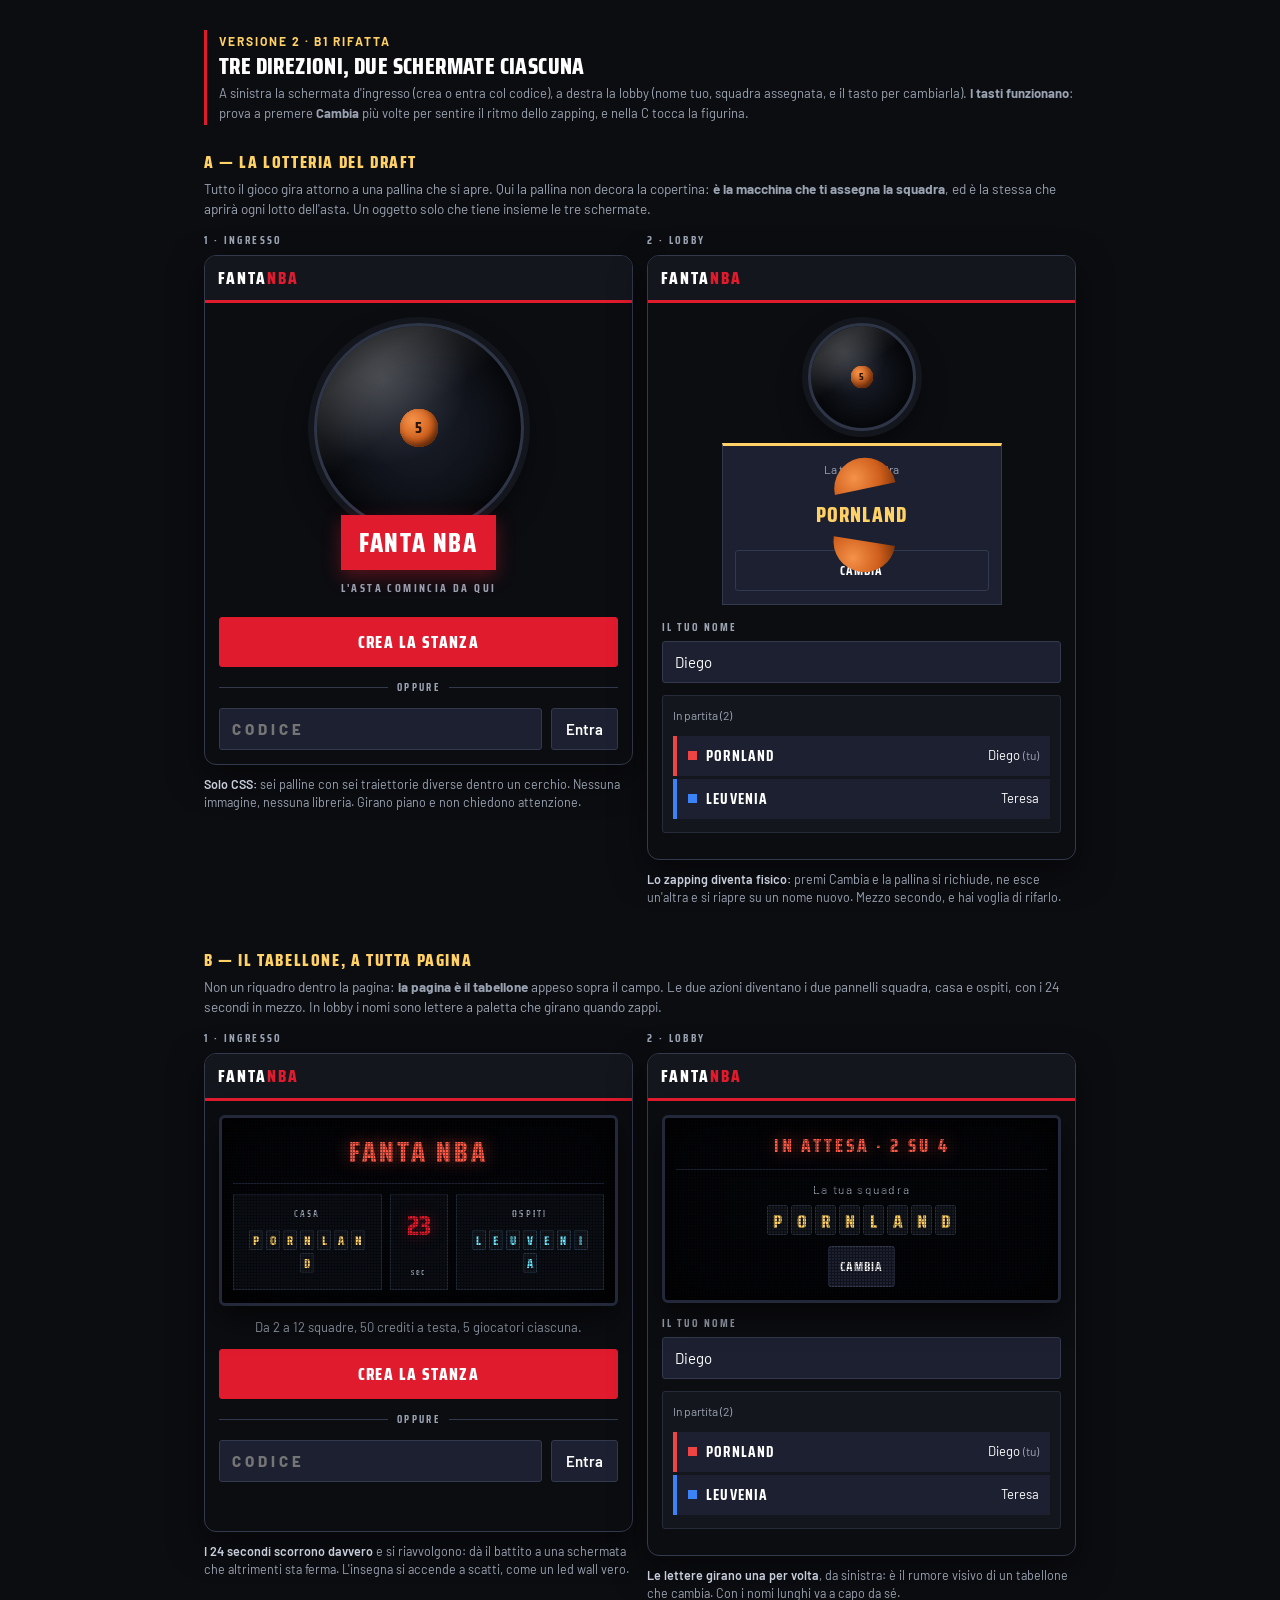
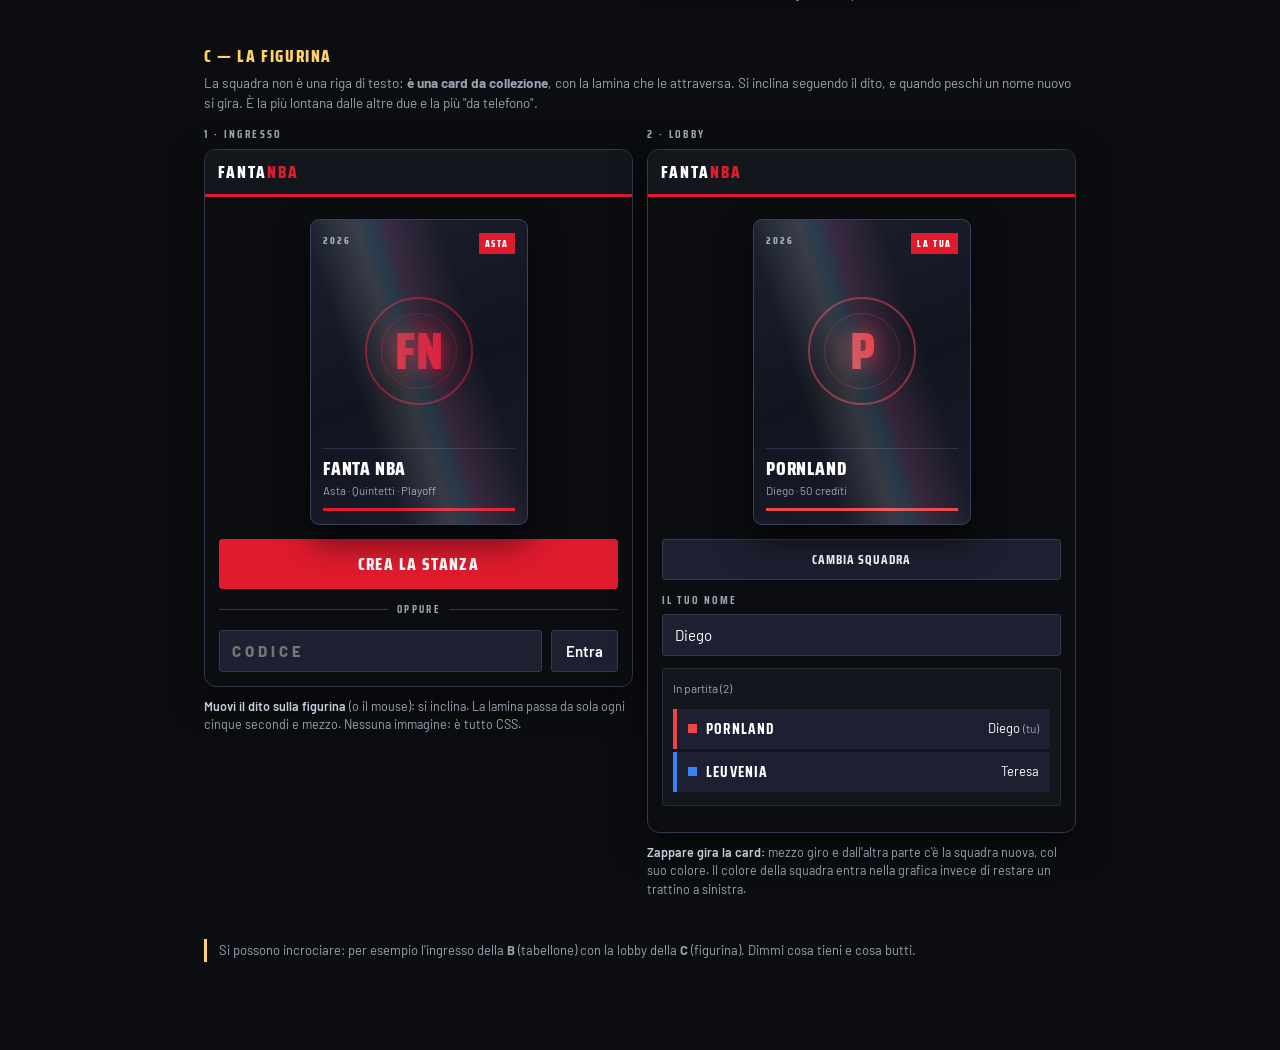
<file: anteprima-home.html>
<!DOCTYPE html>
<html lang="it">
<head>
  <meta charset="utf-8">
  <meta name="viewport" content="width=device-width, initial-scale=1, viewport-fit=cover">
  <meta name="theme-color" content="#0c0d11">
  <title>Fanta NBA — tre direzioni per le due schermate d'ingresso</title>

  <!-- Font e foglio di stile veri del gioco: un mockup con altri font
       direbbe un'altra cosa. -->
  <link rel="preconnect" href="https://fonts.googleapis.com">
  <link rel="preconnect" href="https://fonts.gstatic.com" crossorigin>
  <link rel="stylesheet" href="https://fonts.googleapis.com/css2?family=Saira+Condensed:wght@600;700;800&family=Barlow:wght@400;500;600;700&display=swap">
  <link rel="stylesheet" href="./css/style.css">

  <style>
    /* ==========================================================
       Impalcatura dell'anteprima (non entra nel gioco)
       ========================================================== */
    body { padding-bottom: 50px; }
    .wrap { max-width: 900px; margin: 0 auto; padding: 14px; }
    .intro { border-left: 3px solid var(--red); padding: 2px 0 2px 12px; margin: 16px 0 24px; }
    .dir { margin-bottom: 40px; }
    .dir > .testa { display: flex; align-items: baseline; gap: 10px; flex-wrap: wrap; margin-bottom: 4px; }
    .dir > .testa .lettera {
      font: 800 17px var(--cond); letter-spacing: 1.6px; text-transform: uppercase; color: var(--gold);
    }
    .dir > .cosa { font-size: 13.5px; color: var(--muted); margin-bottom: 12px; line-height: 1.5; }
    .coppia { display: grid; gap: 14px; grid-template-columns: 1fr; }
    @media (min-width: 720px) { .coppia { grid-template-columns: 1fr 1fr; } }
    .schermata > .et {
      font: 700 11px var(--cond); letter-spacing: 2.4px; text-transform: uppercase;
      color: var(--muted); margin-bottom: 6px;
    }
    .telefono {
      border: 1px solid var(--line-2); border-radius: 12px; overflow: hidden;
      background: var(--bg); box-shadow: 0 12px 34px rgba(0,0,0,.5);
    }
    .finta-topbar {
      display: flex; align-items: center; padding: 9px 13px;
      background: var(--surface); border-bottom: 3px solid var(--red);
    }
    .finta-topbar .brand { font: 800 17px var(--cond); letter-spacing: 2px; text-transform: uppercase; }
    .finta-topbar .brand span { color: var(--red); }
    .schermo { padding: 14px; min-height: 430px; }
    .nota { font-size: 12.5px; color: var(--muted); margin-top: 10px; line-height: 1.5; }
    .nota b { color: var(--muted-2); font-weight: 600; }
    .oppure {
      display: flex; align-items: center; gap: 9px; margin: 12px 0;
      font: 700 10.5px var(--cond); letter-spacing: 2.4px; text-transform: uppercase; color: var(--muted);
    }
    .oppure::before, .oppure::after { content: ''; flex: 1; height: 1px; background: var(--line-2); }

    /* ==========================================================
       A — LA LOTTERIA DEL DRAFT
       ==========================================================
       Tutto il gioco gira attorno a una pallina che si apre. Qui la pallina
       non e un ornamento della copertina: e' la macchina che ti assegna la
       squadra, e poi la stessa che aprira ogni lotto dell'asta. */
    .urna {
      position: relative; width: 210px; height: 210px; margin: 6px auto 0;
      border-radius: 50%; overflow: hidden;
      background:
        radial-gradient(circle at 32% 26%, rgba(255,255,255,.16), transparent 42%),
        radial-gradient(circle at 50% 50%, #191d28 0%, #0a0c11 78%);
      border: 3px solid #2e3547;
      box-shadow: inset 0 0 40px rgba(0,0,0,.85), 0 0 0 6px #14161d, 0 14px 28px rgba(0,0,0,.5);
    }
    /* Il riflesso del vetro sta sopra le palline, o l'urna sembra un buco. */
    .urna::after {
      content: ''; position: absolute; inset: 0; border-radius: 50%; pointer-events: none;
      background: linear-gradient(145deg, rgba(255,255,255,.13) 0 22%, transparent 46%);
    }
    .pall {
      position: absolute; width: 38px; height: 38px; border-radius: 50%;
      left: 50%; top: 50%; margin: -19px 0 0 -19px;
      background: radial-gradient(circle at 34% 30%, #f5924a, #cf5f1c 58%, #7d340a);
      box-shadow: inset -3px -4px 7px rgba(0,0,0,.45);
      display: grid; place-items: center;
      font: 800 15px var(--cond); color: #2a1405;
    }
    /* Sei traiettorie diverse: se rimbalzassero tutte uguali si vedrebbe
       subito che e' un ciclo. */
    @keyframes rimb1 { 0%,100%{transform:translate(-52px,38px)} 25%{transform:translate(18px,-48px)} 50%{transform:translate(54px,22px)} 75%{transform:translate(-20px,50px)} }
    @keyframes rimb2 { 0%,100%{transform:translate(44px,-30px)} 30%{transform:translate(-40px,42px)} 60%{transform:translate(-8px,-52px)} }
    @keyframes rimb3 { 0%,100%{transform:translate(8px,52px)} 35%{transform:translate(50px,-16px)} 70%{transform:translate(-48px,-30px)} }
    @keyframes rimb4 { 0%,100%{transform:translate(-44px,-40px)} 40%{transform:translate(34px,44px)} 80%{transform:translate(52px,-22px)} }
    @keyframes rimb5 { 0%,100%{transform:translate(52px,30px)} 45%{transform:translate(-50px,-6px)} 75%{transform:translate(6px,-54px)} }
    @keyframes rimb6 { 0%,100%{transform:translate(-14px,-54px)} 33%{transform:translate(-52px,26px)} 66%{transform:translate(42px,36px)} }
    .on .pall:nth-child(1) { animation: rimb1 7.5s ease-in-out infinite; }
    .on .pall:nth-child(2) { animation: rimb2 8.4s ease-in-out infinite; }
    .on .pall:nth-child(3) { animation: rimb3 6.9s ease-in-out infinite; }
    .on .pall:nth-child(4) { animation: rimb4 9.1s ease-in-out infinite; }
    .on .pall:nth-child(5) { animation: rimb5 7.9s ease-in-out infinite; }
    .on .pall:nth-child(6) { animation: rimb6 8.7s ease-in-out infinite; }

    .targa {
      margin: -18px auto 0; position: relative; z-index: 2; width: fit-content;
      background: var(--red); padding: 7px 18px;
      font: 800 26px var(--cond); letter-spacing: 1.6px; text-transform: uppercase;
      box-shadow: 0 6px 18px rgba(224,27,46,.36);
      opacity: 0; transform: translateY(8px);
    }
    .on .targa { animation: sale .4s cubic-bezier(.2,.9,.3,1) .15s forwards; }
    .claim {
      text-align: center; margin-top: 9px;
      font: 700 11.5px var(--cond); letter-spacing: 2.4px; text-transform: uppercase; color: var(--muted);
      opacity: 0;
    }
    .on .claim { animation: appari .4s ease-out .34s forwards; }

    /* Schermata 2: la pallina esce e si apre. */
    .scivolo { text-align: center; padding: 6px 0 2px; }
    .urna.mini { width: 108px; height: 108px; margin: 0 auto; }
    .urna.mini .pall { width: 22px; height: 22px; margin: -11px 0 0 -11px; font-size: 10px; }
    .uscita {
      width: 100%; max-width: 280px; margin: 12px auto 0;
      background: var(--surface-2); border: 1px solid var(--line-2); border-top: 3px solid var(--gold);
      padding: 14px 12px 13px; position: relative;
    }
    .uovo { position: relative; height: 62px; margin-bottom: 4px; }
    .guscio {
      position: absolute; left: 50%; margin-left: -31px; width: 62px; height: 31px;
      background: radial-gradient(circle at 36% 60%, #f5924a, #cf5f1c 60%, #7d340a);
      transition: transform .34s cubic-bezier(.3,.9,.3,1);
    }
    .guscio.su  { top: 0; border-radius: 62px 62px 0 0; }
    .guscio.giu { top: 31px; border-radius: 0 0 62px 62px; }
    .aperta-a .guscio.su  { transform: translateY(-26px) rotate(-12deg); }
    .aperta-a .guscio.giu { transform: translateY(26px) rotate(9deg); }
    .biglietto {
      position: absolute; inset: 0; display: grid; place-items: center;
      opacity: 0; transition: opacity .26s ease-out .12s;
    }
    .aperta-a .biglietto { opacity: 1; }
    .biglietto .sq {
      font: 800 21px var(--cond); letter-spacing: 1.2px; text-transform: uppercase; color: var(--gold);
      text-align: center; line-height: 1.1; padding: 0 6px;
    }

    /* ==========================================================
       B — IL TABELLONE DELL'ARENA, A TUTTA PAGINA
       ==========================================================
       Non un riquadro dentro la pagina: la pagina E' il tabellone appeso
       sopra il campo. Le due azioni diventano i due pannelli squadra. */
    .jumbo {
      background: #05060a; border: 3px solid #23293a; border-radius: 6px;
      padding: 12px 11px 13px; position: relative; overflow: hidden;
      box-shadow: inset 0 0 50px rgba(0,0,0,.9), 0 14px 30px rgba(0,0,0,.55);
    }
    /* La trama a punti del led wall: bassa, si sente piu che vedersi. */
    .jumbo::before {
      content: ''; position: absolute; inset: 0; pointer-events: none; z-index: 3;
      background-image: radial-gradient(circle, rgba(0,0,0,.42) 1px, transparent 1.1px);
      background-size: 3px 3px;
    }
    .jumbo .insegna {
      text-align: center; font: 800 28px var(--cond); letter-spacing: 3px; text-transform: uppercase;
      color: #ff5b48; text-shadow: 0 0 16px rgba(255,91,72,.55);
      padding-bottom: 9px; border-bottom: 1px solid #1c2233; margin-bottom: 10px;
      opacity: 0;
    }
    .on .jumbo .insegna { animation: accendi .5s steps(4) forwards; }
    @keyframes accendi { 0%{opacity:0} 40%{opacity:.35} 70%{opacity:.7} 100%{opacity:1} }

    .pannelli { display: grid; grid-template-columns: 1fr auto 1fr; gap: 8px; align-items: stretch; }
    .pan {
      background: #0b0e15; border: 1px solid #202737; padding: 11px 8px; text-align: center;
      cursor: pointer; opacity: 0;
    }
    .on .pan:nth-child(1) { animation: appari .36s ease-out .30s forwards; }
    .on .pan:nth-child(3) { animation: appari .36s ease-out .42s forwards; }
    .pan .lab {
      font: 700 9.5px var(--cond); letter-spacing: 2.2px; text-transform: uppercase; color: var(--muted);
    }
    /* L'altezza e fissa di proposito. I nomi vanno da "Sucio" a "Penetrazione
       Centrale": senza, ogni ventiquattro secondi il tabellone cambierebbe
       misura e si porterebbe dietro mezza pagina. */
    .pan { min-height: 96px; display: flex; flex-direction: column; }
    .pan .flap { flex: 1; align-content: center; margin-top: 5px; }
    .pan.casa .flap span { color: var(--gold); }
    .pan.ospiti .flap span { color: #6ee7ff; border-color: #24384a; }
    .clock24 {
      display: grid; place-items: center; min-width: 58px;
      background: #0b0e15; border: 1px solid #202737; opacity: 0;
    }
    .on .clock24 { animation: appari .36s ease-out .36s forwards; }
    .clock24 .n {
      font: 800 27px var(--cond); color: var(--red); text-shadow: 0 0 14px rgba(224,27,46,.5);
    }
    .clock24 .lab { font: 700 8.5px var(--cond); letter-spacing: 1.6px; color: var(--muted); }

    /* Le lettere a paletta: e' quello che rende il tabellone "vivo" quando
       si zappa il nome. */
    .flap { display: flex; gap: 3px; justify-content: center; flex-wrap: wrap; }
    .flap span {
      display: grid; place-items: center; min-width: 21px; height: 30px; padding: 0 2px;
      background: #14181f; border: 1px solid #262d3d; border-radius: 2px;
      font: 800 19px var(--cond); color: var(--gold);
      transform-origin: center; backface-visibility: hidden;
    }
    .flap.mini span { min-width: 14px; height: 20px; font-size: 12.5px; border-radius: 1px; }
    .flap span.gira { animation: paletta .3s ease-in-out; }
    @keyframes paletta {
      0%   { transform: rotateX(0); }
      49%  { transform: rotateX(-90deg); color: #6b5a2a; }
      51%  { transform: rotateX(90deg); color: #6b5a2a; }
      100% { transform: rotateX(0); }
    }

    /* ==========================================================
       C — LA FIGURINA
       ==========================================================
       La squadra non e' una riga di testo: e' una card da collezione, che si
       inclina seguendo il dito e si gira quando ne peschi un'altra. */
    .scena { perspective: 900px; padding: 8px 0 2px; }
    .fig {
      width: 218px; height: 306px; margin: 0 auto; position: relative;
      transform-style: preserve-3d; transition: transform .5s cubic-bezier(.3,.9,.3,1);
      will-change: transform;
    }
    .fig.girata { transform: rotateY(180deg); }
    .faccia {
      position: absolute; inset: 0; backface-visibility: hidden; overflow: hidden;
      border-radius: 9px; border: 1px solid #39405a;
      background: linear-gradient(158deg, #1b2030 0%, #12151f 52%, #191d2b 100%);
      box-shadow: 0 16px 34px rgba(0,0,0,.6);
      padding: 13px 12px;
      display: flex; flex-direction: column;
    }
    .faccia.retro { transform: rotateY(180deg); }
    /* La lamina: una striscia di luce che attraversa piano la superficie. */
    .faccia::after {
      content: ''; position: absolute; inset: -40%; pointer-events: none;
      background: linear-gradient(72deg, transparent 38%, rgba(255,255,255,.14) 47%,
                   rgba(120,220,255,.16) 50%, rgba(255,120,190,.14) 53%, transparent 62%);
    }
    .on .faccia::after { animation: lamina 5.5s ease-in-out infinite; }
    @keyframes lamina { 0%,100% { transform: translateX(-32%); } 50% { transform: translateX(32%); } }

    .fig .alto { display: flex; justify-content: space-between; align-items: flex-start; }
    .fig .anno { font: 800 10px var(--cond); letter-spacing: 2px; color: var(--muted); }
    .fig .ruolo {
      font: 800 9.5px var(--cond); letter-spacing: 1.6px; text-transform: uppercase;
      background: var(--red); padding: 3px 6px;
    }
    .fig .stemma {
      flex: 1; display: grid; place-items: center; position: relative;
    }
    .fig .stemma .cerchio {
      width: 108px; height: 108px; border-radius: 50%;
      border: 2px solid var(--tc); opacity: .5;
      display: grid; place-items: center;
    }
    .fig .stemma .cerchio i {
      width: 76px; height: 76px; border-radius: 50%; border: 1px solid var(--tc); opacity: .55;
      display: block;
    }
    .fig .stemma .iniz {
      position: absolute; font: 800 52px var(--cond); color: var(--tc);
      text-shadow: 0 0 26px currentColor; opacity: .95;
    }
    .fig .basso { border-top: 1px solid #2c3347; padding-top: 9px; }
    .fig .sq-nome {
      font: 800 19px/1.08 var(--cond); letter-spacing: .8px; text-transform: uppercase;
    }
    .fig .sq-chi { font-size: 11.5px; color: var(--muted); margin-top: 3px; }
    .fig .barra { height: 3px; background: var(--tc); margin-top: 9px; }

    .faccia.retro .dorso {
      flex: 1; display: grid; place-items: center; text-align: center;
    }
    .faccia.retro .dorso b {
      font: 800 30px var(--cond); letter-spacing: 3px; text-transform: uppercase; color: var(--red);
    }

    /* ==========================================================
       Comuni
       ========================================================== */
    @keyframes sale   { to { opacity: 1; transform: none; } }
    @keyframes appari { to { opacity: 1; } }

    @media (prefers-reduced-motion: reduce) {
      .on .pall, .on .targa, .on .claim, .on .jumbo .insegna, .on .pan,
      .on .clock24, .on .faccia::after {
        animation: none !important; opacity: 1 !important; transform: none !important;
      }
      .flap span.gira { animation: none !important; }
      .guscio, .biglietto, .fig { transition: none !important; }
    }
  </style>
</head>
<body>
  <div class="wrap">
    <!-- L'etichetta serve a distinguere a colpo d'occhio questa versione dalla
         precedente: GitHub Pages manda Cache-Control: max-age=600, quindi per
         dieci minuti il telefono ripropone la copia vecchia anche ricaricando,
         e senza un segno visibile sembra che non sia cambiato niente. -->
    <div class="intro">
      <p class="tiny" style="color:var(--gold);letter-spacing:2px;text-transform:uppercase;font-weight:700;margin-bottom:4px">
        Versione 2 · B1 rifatta</p>
      <h2 style="margin-bottom:6px">Tre direzioni, due schermate ciascuna</h2>
      <p class="small muted">A sinistra la schermata d'ingresso (crea o entra col codice), a destra la lobby
        (nome tuo, squadra assegnata, e il tasto per cambiarla). <b>I tasti funzionano</b>: prova a
        premere <b>Cambia</b> più volte per sentire il ritmo dello zapping, e nella C tocca la figurina.</p>
    </div>

    <!-- =========================== A =========================== -->
    <section class="dir on" id="dir-a">
      <div class="testa"><span class="lettera">A — La lotteria del draft</span></div>
      <p class="cosa">Tutto il gioco gira attorno a una pallina che si apre. Qui la pallina non decora la
        copertina: <b>è la macchina che ti assegna la squadra</b>, ed è la stessa che aprirà ogni lotto
        dell'asta. Un oggetto solo che tiene insieme le tre schermate.</p>

      <div class="coppia">
        <div class="schermata">
          <div class="et">1 · Ingresso</div>
          <div class="telefono">
            <div class="finta-topbar"><div class="brand">FANTA<span>NBA</span></div></div>
            <div class="schermo">
              <div class="urna">
                <span class="pall">1</span><span class="pall">4</span><span class="pall">7</span>
                <span class="pall">9</span><span class="pall">3</span><span class="pall">5</span>
              </div>
              <div class="targa">Fanta NBA</div>
              <div class="claim">L'asta comincia da qui</div>
              <button class="primary wide" style="margin-top:20px">Crea la stanza</button>
              <div class="oppure">oppure</div>
              <div class="row">
                <input placeholder="CODICE" maxlength="4" class="grow"
                       style="text-transform:uppercase;letter-spacing:4px;font-weight:800">
                <button>Entra</button>
              </div>
            </div>
          </div>
          <p class="nota"><b>Solo CSS:</b> sei palline con sei traiettorie diverse dentro un cerchio.
            Nessuna immagine, nessuna libreria. Girano piano e non chiedono attenzione.</p>
        </div>

        <div class="schermata">
          <div class="et">2 · Lobby</div>
          <div class="telefono">
            <div class="finta-topbar"><div class="brand">FANTA<span>NBA</span></div></div>
            <div class="schermo">
              <div class="scivolo">
                <div class="urna mini">
                  <span class="pall">1</span><span class="pall">4</span><span class="pall">7</span>
                  <span class="pall">9</span><span class="pall">3</span><span class="pall">5</span>
                </div>
                <div class="uscita aperta-a" id="uscita-a">
                  <p class="tiny muted" style="margin-bottom:6px">La tua squadra</p>
                  <div class="uovo">
                    <div class="guscio su"></div>
                    <div class="guscio giu"></div>
                    <div class="biglietto"><div class="sq" data-sq-a>Pornland</div></div>
                  </div>
                  <button class="sm wide" data-zap="a">Cambia</button>
                </div>
              </div>
              <label class="field mt"><span>Il tuo nome</span><input value="Diego" readonly></label>
              <div class="card tight mt">
                <p class="tiny muted mb">In partita (2)</p>
                <div class="strip t-t1"><span class="dot"></span><span class="nm" data-sq-a>Pornland</span>
                  <span class="grow"></span><span class="small">Diego <span class="tiny muted">(tu)</span></span></div>
                <div class="strip t-t2"><span class="dot"></span><span class="nm">Leuvenia</span>
                  <span class="grow"></span><span class="small">Teresa</span></div>
              </div>
            </div>
          </div>
          <p class="nota"><b>Lo zapping diventa fisico:</b> premi Cambia e la pallina si richiude, ne esce
            un'altra e si riapre su un nome nuovo. Mezzo secondo, e hai voglia di rifarlo.</p>
        </div>
      </div>
    </section>

    <!-- =========================== B =========================== -->
    <section class="dir on" id="dir-b">
      <div class="testa"><span class="lettera">B — Il tabellone, a tutta pagina</span></div>
      <p class="cosa">Non un riquadro dentro la pagina: <b>la pagina è il tabellone</b> appeso sopra il campo.
        Le due azioni diventano i due pannelli squadra, casa e ospiti, con i 24 secondi in mezzo. In lobby
        i nomi sono lettere a paletta che girano quando zappi.</p>

      <div class="coppia">
        <div class="schermata">
          <div class="et">1 · Ingresso</div>
          <div class="telefono">
            <div class="finta-topbar"><div class="brand">FANTA<span>NBA</span></div></div>
            <div class="schermo">
              <div class="jumbo">
                <div class="insegna">Fanta NBA</div>
                <div class="pannelli">
                  <div class="pan casa">
                    <div class="lab">Casa</div>
                    <div class="flap mini" id="flap-casa"></div>
                  </div>
                  <div class="clock24">
                    <div class="n" id="clock-n">24</div>
                    <div class="lab">sec</div>
                  </div>
                  <div class="pan ospiti">
                    <div class="lab">Ospiti</div>
                    <div class="flap mini" id="flap-ospiti"></div>
                  </div>
                </div>
              </div>
              <p class="small muted center mt">Da 2 a 12 squadre, 50 crediti a testa, 5 giocatori ciascuna.</p>
              <button class="primary wide mt">Crea la stanza</button>
              <div class="oppure">oppure</div>
              <div class="row">
                <input placeholder="CODICE" maxlength="4" class="grow"
                       style="text-transform:uppercase;letter-spacing:4px;font-weight:800">
                <button>Entra</button>
              </div>
            </div>
          </div>
          <p class="nota"><b>I 24 secondi scorrono davvero</b> e si riavvolgono: dà il battito a una
            schermata che altrimenti sta ferma. L'insegna si accende a scatti, come un led wall vero.</p>
        </div>

        <div class="schermata">
          <div class="et">2 · Lobby</div>
          <div class="telefono">
            <div class="finta-topbar"><div class="brand">FANTA<span>NBA</span></div></div>
            <div class="schermo">
              <div class="jumbo">
                <div class="insegna" style="font-size:19px">In attesa · 2 su 4</div>
                <p class="tiny muted center" style="margin-bottom:7px;letter-spacing:1.6px">La tua squadra</p>
                <div class="flap" id="flap-b"></div>
                <div style="text-align:center;margin-top:11px">
                  <button class="sm" data-zap="b">Cambia</button>
                </div>
              </div>
              <label class="field mt"><span>Il tuo nome</span><input value="Diego" readonly></label>
              <div class="card tight mt">
                <p class="tiny muted mb">In partita (2)</p>
                <div class="strip t-t1"><span class="dot"></span><span class="nm" data-sq-b>Pornland</span>
                  <span class="grow"></span><span class="small">Diego <span class="tiny muted">(tu)</span></span></div>
                <div class="strip t-t2"><span class="dot"></span><span class="nm">Leuvenia</span>
                  <span class="grow"></span><span class="small">Teresa</span></div>
              </div>
            </div>
          </div>
          <p class="nota"><b>Le lettere girano una per volta</b>, da sinistra: è il rumore visivo di un
            tabellone che cambia. Con i nomi lunghi va a capo da sé.</p>
        </div>
      </div>
    </section>

    <!-- =========================== C =========================== -->
    <section class="dir on" id="dir-c">
      <div class="testa"><span class="lettera">C — La figurina</span></div>
      <p class="cosa">La squadra non è una riga di testo: <b>è una card da collezione</b>, con la lamina che
        le attraversa. Si inclina seguendo il dito, e quando peschi un nome nuovo si gira. È la più
        lontana dalle altre due e la più "da telefono".</p>

      <div class="coppia">
        <div class="schermata">
          <div class="et">1 · Ingresso</div>
          <div class="telefono">
            <div class="finta-topbar"><div class="brand">FANTA<span>NBA</span></div></div>
            <div class="schermo">
              <div class="scena">
                <div class="fig" data-tilt style="--tc:var(--red)">
                  <div class="faccia">
                    <div class="alto"><span class="anno">2026</span><span class="ruolo">Asta</span></div>
                    <div class="stemma">
                      <div class="cerchio"><i></i></div>
                      <div class="iniz">FN</div>
                    </div>
                    <div class="basso">
                      <div class="sq-nome">Fanta NBA</div>
                      <div class="sq-chi">Asta · Quintetti · Playoff</div>
                      <div class="barra"></div>
                    </div>
                  </div>
                  <div class="faccia retro"><div class="dorso"><b>Fanta<br>NBA</b></div></div>
                </div>
              </div>
              <button class="primary wide mt">Crea la stanza</button>
              <div class="oppure">oppure</div>
              <div class="row">
                <input placeholder="CODICE" maxlength="4" class="grow"
                       style="text-transform:uppercase;letter-spacing:4px;font-weight:800">
                <button>Entra</button>
              </div>
            </div>
          </div>
          <p class="nota"><b>Muovi il dito sulla figurina</b> (o il mouse): si inclina. La lamina passa da
            sola ogni cinque secondi e mezzo. Nessuna immagine: è tutto CSS.</p>
        </div>

        <div class="schermata">
          <div class="et">2 · Lobby</div>
          <div class="telefono">
            <div class="finta-topbar"><div class="brand">FANTA<span>NBA</span></div></div>
            <div class="schermo">
              <div class="scena">
                <div class="fig" id="fig-c" data-tilt style="--tc:var(--t1)">
                  <div class="faccia">
                    <div class="alto"><span class="anno">2026</span><span class="ruolo">La tua</span></div>
                    <div class="stemma">
                      <div class="cerchio"><i></i></div>
                      <div class="iniz" data-iniz-c>P</div>
                    </div>
                    <div class="basso">
                      <div class="sq-nome" data-sq-c>Pornland</div>
                      <div class="sq-chi">Diego · 50 crediti</div>
                      <div class="barra"></div>
                    </div>
                  </div>
                  <div class="faccia retro"><div class="dorso"><b>Fanta<br>NBA</b></div></div>
                </div>
              </div>
              <div class="row mt"><button class="sm grow" data-zap="c">Cambia squadra</button></div>
              <label class="field mt"><span>Il tuo nome</span><input value="Diego" readonly></label>
              <div class="card tight mt">
                <p class="tiny muted mb">In partita (2)</p>
                <div class="strip t-t1"><span class="dot"></span><span class="nm" data-sq-c>Pornland</span>
                  <span class="grow"></span><span class="small">Diego <span class="tiny muted">(tu)</span></span></div>
                <div class="strip t-t2"><span class="dot"></span><span class="nm">Leuvenia</span>
                  <span class="grow"></span><span class="small">Teresa</span></div>
              </div>
            </div>
          </div>
          <p class="nota"><b>Zappare gira la card:</b> mezzo giro e dall'altra parte c'è la squadra nuova,
            col suo colore. Il colore della squadra entra nella grafica invece di restare un trattino
            a sinistra.</p>
        </div>
      </div>
    </section>

    <div class="intro" style="border-color:var(--gold)">
      <p class="small muted">Si possono incrociare: per esempio l'ingresso della <b>B</b> (tabellone) con
        la lobby della <b>C</b> (figurina). Dimmi cosa tieni e cosa butti.</p>
    </div>
  </div>

  <script>
    // I nomi veri del gioco, cosi lo zapping ha il ritmo che avra davvero.
    const NOMI = ['Pornland', 'Volta Reno FC', "m johnson's son", 'Dominic Toretto', 'Leuvenia',
      'Sex Pred', 'il dolph', 'Sucio', 'No lo silben', 'Dimash', 'Climberz', 'Appennino',
      'Penetrazione Centrale', 'Doppio Palleggio', 'Sam Bowie Fan Club', 'Darko Academy',
      'Estrema Unzione', 'Reparto Cardiologia', 'Qué Mirás Bobo', 'Fallo Antisportivo',
      'Tony Montana', 'Terzo Tempo'];
    const COLORI = ['--t1', '--t3', '--t5', '--t9', '--t2', '--t7', '--t11', '--t4'];
    const scelto = { a: NOMI[0], b: NOMI[0], c: NOMI[0] };
    let quantiCambi = 0;

    // SI PESCA, NON SI SCORRE. Prendere il successivo in elenco farebbe
    // scendere tutti nello stesso ordine: due persone che premono lo stesso
    // numero di volte vedrebbero lo stesso giro, e il tasto sembrerebbe una
    // freccia giu invece di un'estrazione.
    const pesca = (...fuori) => {
      const liberi = NOMI.filter((n) => !fuori.includes(n));
      return liberi[Math.floor(Math.random() * liberi.length)];
    };
    const scrivi = (sel, testo) => document.querySelectorAll(sel).forEach((e) => { e.textContent = testo; });

    /* ---- lettere a paletta ---- */
    function flap(box, testo, animare) {
      if (!box) return;
      box.innerHTML = testo.toUpperCase().split('')
        .map((c) => `<span>${c === ' ' ? '&nbsp;' : c}</span>`).join('');
      if (!animare) return;
      // Da sinistra, una ogni 45ms: e' quello che fa "tabellone" invece di
      // "tutto insieme".
      box.querySelectorAll('span').forEach((s, i) => {
        setTimeout(() => s.classList.add('gira'), i * 45);
      });
    }

    const boxB = document.getElementById('flap-b');
    const boxCasa = document.getElementById('flap-casa');
    const boxOspiti = document.getElementById('flap-ospiti');

    // Il tabellone dell'ingresso non e' un menu: mostra una partita, come
    // quello vero. Le due squadre girano insieme ai ventiquattro secondi.
    let casa = NOMI[0], ospiti = NOMI[4];
    function nuovaSfida(animare) {
      casa = pesca(casa, ospiti);
      ospiti = pesca(casa, ospiti);
      flap(boxCasa, casa, animare);
      flap(boxOspiti, ospiti, animare);
    }
    flap(boxB, scelto.b, false);
    flap(boxCasa, casa, false);
    flap(boxOspiti, ospiti, false);

    /* ---- i 24 secondi ---- */
    let sec = 24;
    setInterval(() => {
      if (sec <= 1) { sec = 24; nuovaSfida(true); } else { sec -= 1; }
      const n = document.getElementById('clock-n');
      if (n) n.textContent = sec;
    }, 1000);

    /* ---- zapping ---- */
    document.addEventListener('click', (ev) => {
      const z = ev.target.closest('[data-zap]');
      if (z) {
        const k = z.dataset.zap;
        const nome = pesca(scelto[k]);
        scelto[k] = nome;
        quantiCambi++;

        if (k === 'a') {
          // Si richiude, cambia, si riapre: il gesto deve sembrare meccanico.
          const u = document.getElementById('uscita-a');
          u.classList.remove('aperta-a');
          setTimeout(() => { scrivi('[data-sq-a]', nome); u.classList.add('aperta-a'); }, 260);
        } else if (k === 'b') {
          flap(boxB, nome, true);
          scrivi('[data-sq-b]', nome);
        } else {
          const f = document.getElementById('fig-c');
          f.classList.add('girata');
          setTimeout(() => {
            scrivi('[data-sq-c]', nome);
            document.querySelector('[data-iniz-c]').textContent = nome[0].toUpperCase();
            f.style.setProperty('--tc', `var(${COLORI[quantiCambi % COLORI.length]})`);
            f.classList.remove('girata');
          }, 260);
        }
        return;
      }
      const fig = ev.target.closest('.fig');
      if (fig && !fig.id) fig.classList.toggle('girata');
    });

    /* ---- inclinazione della figurina ---- */
    document.querySelectorAll('[data-tilt]').forEach((el) => {
      const muovi = (ev) => {
        if (el.classList.contains('girata')) return;
        const r = el.getBoundingClientRect();
        const p = ev.touches ? ev.touches[0] : ev;
        const x = (p.clientX - r.left) / r.width - .5;
        const y = (p.clientY - r.top) / r.height - .5;
        el.style.transform = `rotateY(${x * 17}deg) rotateX(${-y * 17}deg)`;
      };
      const fermo = () => { if (!el.classList.contains('girata')) el.style.transform = ''; };
      el.addEventListener('pointermove', muovi);
      el.addEventListener('pointerleave', fermo);
      el.addEventListener('touchmove', muovi, { passive: true });
      el.addEventListener('touchend', fermo);
    });
  </script>
</body>
</html>
</file>
<file: css/style.css>
/* style.css — direzione "Diretta TV".
   Linguaggio da grafica di telecronaca: tagli obliqui, condensato maiuscolo,
   rosso da lower-third, oro per i numeri che contano, angoli vivi.
   Mobile-first, nessun framework. */

/* I font si caricano da index.html con un <link>: un @import qui bloccherebbe
   il rendering finché il foglio esterno non arriva. */

:root {
  --bg: #0c0d11;
  --surface: #14161d;
  --surface-2: #1c2030;
  --line: #262b39;
  --line-2: #333a4d;
  --text: #ffffff;
  --muted: #9aa3b2;
  --muted-2: #c6cddb;

  --red: #e01b2e;        /* il rosso della grafica TV: azioni e accenti */
  --red-deep: #a00f1f;
  --gold: #ffd166;       /* i numeri che contano: crediti, timer, rating */
  --gold-ink: #1a1205;
  --ok: #34d399;
  --bad: #ff5a6a;
  --warning: #ffd166;

  /* un colore per POSIZIONE, non per nome: rinominare le squadre non tocca il CSS */
  --t1: #ef4444;
  --t2: #3b82f6;
  --t3: #22c55e;
  --t4: #a855f7;
  --t5: #f97316;
  --t6: #06b6d4;
  --t7: #ec4899;
  --t8: #84cc16;
  --t9: #eab308;
  --t10: #8b93f8;
  --t11: #2dd4bf;
  --t12: #fb7185;

  --r: 3px;              /* angoli quasi vivi: è una grafica televisiva */
  --gap: 12px;
  --cond: 'Saira Condensed', 'Arial Narrow', sans-serif;
}

* { box-sizing: border-box; margin: 0; padding: 0; -webkit-tap-highlight-color: transparent; }

body {
  background: var(--bg);
  color: var(--text);
  font: 400 16px/1.5 Barlow, -apple-system, BlinkMacSystemFont, 'Segoe UI', sans-serif;
  padding: 0 0 80px;
  overflow-x: hidden;
}

#app { max-width: 720px; margin: 0 auto; padding: 14px; }

h1, h2, h3 { font-family: var(--cond); font-weight: 800; line-height: 1.05; letter-spacing: 0.4px; text-transform: uppercase; }
h1 { font-size: 30px; margin-bottom: 4px; }
h2 { font-size: 23px; margin-bottom: 10px; }
h3 { font-size: 17px; }

.muted { color: var(--muted); }
.small { font-size: 13px; }
.tiny { font-size: 12px; }
.center { text-align: center; }
.mt { margin-top: var(--gap); }
.mb { margin-bottom: var(--gap); }
.row { display: flex; gap: 9px; align-items: center; }
.row.wrap { flex-wrap: wrap; }
.spread { justify-content: space-between; }
.grow { flex: 1; }

/* ---- barra in alto ---- */
.topbar {
  display: flex; justify-content: space-between; align-items: center; gap: 9px;
  padding: 10px 14px; background: var(--surface);
  border-bottom: 3px solid var(--red);
  position: sticky; top: 0; z-index: 20;
}
.topbar .row { flex-wrap: wrap; justify-content: flex-end; }
.topbar .brand {
  font-family: var(--cond); font-weight: 800; font-size: 19px;
  letter-spacing: 2px; text-transform: uppercase;
}
.topbar .brand span { color: var(--red); }
.code-pill {
  font: 700 13px/1 var(--cond); letter-spacing: 3px;
  background: var(--surface-2); border: 1px solid var(--line-2);
  padding: 7px 10px; border-radius: var(--r);
}

/* ---- blocchi ---- */
.card {
  background: var(--surface); border: 1px solid var(--line);
  border-radius: var(--r); padding: 14px; margin-bottom: var(--gap);
}
.card.tight { padding: 10px; }

/* ---- bottoni ---- */
button {
  font: 600 15px Barlow, sans-serif; color: var(--text);
  background: var(--surface-2); border: 1px solid var(--line-2);
  border-radius: var(--r); padding: 11px 14px; cursor: pointer;
  transition: filter .12s, transform .06s;
}
button:active:not(:disabled) { transform: scale(.97); }
button:disabled { opacity: .3; cursor: not-allowed; }
button.primary {
  background: var(--red); border-color: var(--red); color: #fff;
  font-family: var(--cond); font-weight: 800; font-size: 17px;
  letter-spacing: 1.4px; text-transform: uppercase;
}
button.ghost { background: transparent; }
button.wide { width: 100%; }
button.sm {
  padding: 9px 11px; font-size: 13px;
  font-family: var(--cond); font-weight: 700; letter-spacing: 1px; text-transform: uppercase;
}

input, select {
  font: 400 15px Barlow, sans-serif; color: var(--text); background: var(--surface-2);
  border: 1px solid var(--line-2); border-radius: var(--r); padding: 11px 12px; width: 100%;
}
input:focus, select:focus { outline: 2px solid var(--gold); outline-offset: -1px; }
label.field { display: block; margin-bottom: 10px; }
label.field > span {
  display: block; font: 700 11px var(--cond); letter-spacing: 2px; text-transform: uppercase;
  color: var(--muted); margin-bottom: 5px;
}

/* ---- colori squadra ---- */
.t-t1 { --tc: var(--t1); }
.t-t2 { --tc: var(--t2); }
.t-t3 { --tc: var(--t3); }
.t-t4 { --tc: var(--t4); }
.t-t5 { --tc: var(--t5); }
.t-t6 { --tc: var(--t6); }
.t-t7 { --tc: var(--t7); }
.t-t8 { --tc: var(--t8); }
.t-t9 { --tc: var(--t9); }
.t-t10 { --tc: var(--t10); }
.t-t11 { --tc: var(--t11); }
.t-t12 { --tc: var(--t12); }
.dot { width: 9px; height: 9px; background: var(--tc); flex: none; }

/* ---- sedie (lobby) ---- */
.seats { display: grid; grid-template-columns: 1fr 1fr; gap: 8px; }
.seat {
  border: 1px solid var(--line-2); border-left: 4px solid var(--tc);
  border-radius: var(--r); padding: 11px; background: var(--surface-2); text-align: left;
}
.seat.taken { background: #20263a; }
.seat .nm {
  font: 800 16px var(--cond); letter-spacing: 1.4px; text-transform: uppercase;
  display: flex; align-items: center; gap: 7px;
}
.seat .who { font-size: 12.5px; color: var(--muted); margin-top: 2px; }

/* ---- caselle di ruolo durante l'asta ---- */
/* Cinque "libero" uguali non dicevano chi manca. Con il ruolo scritto sopra,
   il buco si vede senza doverlo cercare. */
.rslots { display: grid; gap: 4px; margin-top: 10px; }
.rslot {
  display: flex; align-items: center; gap: 9px; padding: 7px 9px;
  background: var(--surface-2); border-radius: var(--r);
  border-left: 3px solid var(--line-2);
}
.rslot .pos {
  font: 800 11px var(--cond); letter-spacing: 1.3px; color: var(--muted);
  width: 26px; flex: none;
}
.rslot .nm { flex: 1; min-width: 0; font-size: 13.5px; font-weight: 600;
  overflow: hidden; text-overflow: ellipsis; white-space: nowrap; }
.rslot .ov { font: 800 15px var(--cond); color: var(--gold); }
.rslot.vuoto { background: transparent; border: 1px dashed var(--line-2); border-left-width: 3px; }
.rslot.vuoto .nm { color: var(--muted); }
.rslot.adattato { border-left-color: var(--warning); }

/* ---- gare gia lette, richiuse a una riga ---- */
.game.chiusa { opacity: .62; padding-top: 6px; padding-bottom: 6px; }
.game.chiusa .line { margin: 0; }

/* ---- il cronometro dentro la barra dei rilanci ---- */
/* Decidi se rilanciare guardando i tasti, e i tasti stanno in fondo: senza il
   conto alla rovescia qui accanto stavi scegliendo alla cieca. */
.bidbar-clock {
  max-width: 700px; margin: 0 auto 7px; text-align: center;
  font: 800 13px var(--cond); letter-spacing: 2px; color: var(--muted);
}
.bidbar-clock [data-clock] { color: var(--gold); font-size: 17px; }
.bidbar-clock [data-clock].hot { color: var(--red); }
.bidbar-clock [data-clock].frozen { color: var(--muted); }
.bidbar-clock.paused { opacity: .7; }

/* ---- il referto tattico ---- */
.referto-wrap > summary {
  font: 800 11px var(--cond); letter-spacing: 1.6px; text-transform: uppercase;
  color: var(--gold); padding: 10px 0; cursor: pointer;
}
.ref-blocco { margin-top: 12px; border-left: 3px solid var(--tc); padding-left: 10px; }
.ref-blocco .nm {
  display: flex; align-items: center; gap: 7px; margin-bottom: 5px;
  font: 800 13px var(--cond); letter-spacing: 1.2px; text-transform: uppercase;
}
table.referto { width: 100%; border-collapse: collapse; font-size: 12.5px; }
table.referto td { padding: 5px 4px; border-top: 1px solid var(--line); vertical-align: top; }
table.referto .dim {
  font: 700 9.5px var(--cond); letter-spacing: 1.4px; text-transform: uppercase;
  color: var(--muted); white-space: nowrap; width: 1%;
}
table.referto .scelta { font-weight: 700; }
table.referto .val {
  font: 800 13px var(--cond); text-align: right; white-space: nowrap; width: 1%;
  font-variant-numeric: tabular-nums;
}
table.referto .val.su { color: var(--ok); }
table.referto .val.giu { color: var(--bad); }
table.referto .alt { color: var(--muted); font-size: 11.5px; }
table.referto .alt .ok { color: var(--ok); }
table.referto tr.giusta .scelta { color: var(--ok); }

/* ---- ritmo e allenatore ---- */
.lbl-mini {
  display: block; font: 700 9.5px var(--cond); letter-spacing: 2px;
  text-transform: uppercase; color: var(--muted); margin: 11px 0 6px;
}
.lbl-mini i { text-transform: none; letter-spacing: 0; font-style: normal; }

/* Il ritmo e una manopola continua, non quattro scatole: la barra dice da
   sola che lento e run and gun sono i due estremi della stessa cosa. */
.ritmo-slider { padding: 2px 0 0; }
.rslider {
  -webkit-appearance: none; appearance: none; width: 100%; height: 26px;
  background: transparent; margin: 0; display: block;
}
.rslider::-webkit-slider-runnable-track {
  height: 6px; border-radius: 3px;
  background: linear-gradient(90deg, var(--line-2) 0%, var(--tc) 100%);
}
.rslider::-moz-range-track {
  height: 6px; border-radius: 3px;
  background: linear-gradient(90deg, var(--line-2) 0%, var(--tc) 100%);
}
/* Il pollice e grande: si trascina col dito, non col mouse. */
.rslider::-webkit-slider-thumb {
  -webkit-appearance: none; appearance: none;
  width: 24px; height: 24px; margin-top: -9px; border-radius: 50%;
  background: var(--text); border: 3px solid var(--tc); box-shadow: 0 2px 6px rgba(0, 0, 0, .5);
}
.rslider::-moz-range-thumb {
  width: 24px; height: 24px; border-radius: 50%;
  background: var(--text); border: 3px solid var(--tc); box-shadow: 0 2px 6px rgba(0, 0, 0, .5);
}
.rslider:disabled { opacity: .5; }
.rtacche { display: flex; justify-content: space-between; margin-top: 1px; }
.rtacche span {
  font: 700 9px var(--cond); letter-spacing: .9px; text-transform: uppercase;
  color: var(--muted); flex: 1; text-align: center;
}
.rtacche span:first-child { text-align: left; }
.rtacche span:last-child { text-align: right; }
.rtacche span.on { color: var(--tc); }

/* Gli allenatori si sfogliano uno alla volta: cinque schede intere aperte
   insieme erano troppo da leggere, e si finiva per sceglierne una a caso. */
.cfrecce { display: flex; gap: 5px; }
.cfr {
  width: 30px; height: 30px; padding: 0; line-height: 1;
  background: var(--surface-2); border: 1px solid var(--line-2);
  border-radius: var(--r); color: var(--muted-2); font-size: 18px; font-weight: 700;
}
.cstrip {
  display: flex; gap: 10px; overflow-x: auto; scroll-snap-type: x mandatory;
  -webkit-overflow-scrolling: touch; scrollbar-width: none; padding-bottom: 2px;
}
.cstrip::-webkit-scrollbar { display: none; }
/* Tutto in colonna: faccia sopra, testo sotto a tutta larghezza. Affiancati,
   su un telefono il testo si riduceva a una colonna da una parola per riga. */
.ccard {
  flex: 0 0 100%; min-width: 0; scroll-snap-align: start;
  display: flex; flex-direction: column; gap: 9px;
  padding: 11px; background: var(--surface-2);
  border: 1px solid var(--line-2); border-radius: var(--r);
}
.ccard.on { border-color: var(--tc); box-shadow: inset 0 0 0 1px var(--tc); }
.ctesta { display: flex; align-items: flex-start; justify-content: space-between; gap: 10px; }
.cface { flex: none; }
.cface .avatar { display: block; border-radius: 10px; }
.cinfo { min-width: 0; }
.cinfo b { display: block; font: 800 16px var(--cond); letter-spacing: 1px; text-transform: uppercase; }
.ccard.on .cinfo b { color: var(--tc); }
.cid {
  display: block; font: 700 9.5px var(--cond); letter-spacing: 1.6px;
  text-transform: uppercase; color: var(--gold); margin-bottom: 6px;
}
.cdesc { font-size: 13px; line-height: 1.4; color: var(--muted-2); margin: 0 0 6px; }
/* Il livello dell'allenatore: stelline oro, la leggenda si nota. */
.cliv { display: inline-flex; align-items: baseline; gap: 6px; color: var(--gold); font-size: 13px; letter-spacing: 1px; }
.cliv i { font: 800 9.5px var(--cond); font-style: normal; letter-spacing: 1.4px; text-transform: uppercase; color: var(--muted); }
.cliv.liv-3 i { color: var(--gold); }
.ceff { font-size: 11.5px; line-height: 1.35; color: var(--muted); margin: 0 0 3px; }
.cvia { font-size: 10.5px; color: var(--muted); margin: 0; opacity: .8; }
.csel {
  min-height: 34px; margin-top: auto;
  display: flex; align-items: center; justify-content: center;
  background: var(--surface); border: 1px solid var(--line-2); border-radius: var(--r);
  color: var(--muted-2); font: 800 11px var(--cond); letter-spacing: 1.8px; text-transform: uppercase;
}
.csel.on { background: var(--tc); border-color: var(--tc); color: #0e1119; }
.cconta {
  flex: none; font: 700 10px var(--cond); letter-spacing: 1.2px;
  color: var(--muted); opacity: .75;
}
/* Su schermi larghi se ne vedono due, ma si sfoglia allo stesso modo. */
@media (min-width: 620px) { .ccard { flex-basis: calc(50% - 5px); } }

/* ---- classifica di stagione regolare ---- */
.classifica { width: 100%; border-collapse: collapse; font-size: 14px; }
.classifica th {
  font: 700 9.5px var(--cond); letter-spacing: 2px; text-transform: uppercase;
  color: var(--muted); text-align: left; padding: 0 6px 7px; font-weight: 700;
}
.classifica td { padding: 9px 6px; border-top: 1px solid var(--line); vertical-align: middle; }
.classifica tr.out td { opacity: .5; }
.classifica .pos { font: 800 15px var(--cond); color: var(--muted); width: 22px; text-align: center; }
.classifica .sq {
  font: 800 13.5px var(--cond); letter-spacing: 1.1px; text-transform: uppercase;
  display: flex; align-items: center; gap: 7px;
}
.classifica .rec { white-space: nowrap; font-variant-numeric: tabular-nums; }
.classifica .rec b { font: 800 16px var(--cond); }
.classifica .diff { color: var(--muted); font-variant-numeric: tabular-nums; text-align: right; }
.classifica .esito { text-align: right; }
.tag.in { background: var(--ok); border-color: var(--ok); color: #06130d; }
.tag.fuori { background: transparent; border: 1px solid var(--line-2); color: var(--muted); }
.log b.w { color: var(--gold); }

/* ---- il giocatore in asta ---- */
.card.lot {
  padding: 0; overflow: hidden; border: none;
  background: var(--surface);
}
/* La testata rossa con nome, ruolo e provenienza e stata tolta: diceva le
   stesse tre cose del tabellone qui sopra, e su un telefono valeva mezzo
   schermo di scroll per rileggere quello che avevi appena letto. Di quel
   blocco resta l'overall e le tessere degli attributi. */

/* attributi come tessere da tabellone, non come barre */
.attrs {
  display: grid; grid-template-columns: repeat(4, minmax(0, 1fr));
  gap: 1px; background: var(--line); border-top: 1px solid var(--line);
}
.attr { background: var(--surface); padding: 8px 4px; text-align: center; }
.attr .bar { display: none; }
.attr .lbl { display: flex; flex-direction: column-reverse; align-items: center; gap: 1px; }
.attr .lbl b { font: 800 20px/1 var(--cond); }
.attr .lbl span {
  font: 600 8.5px/1.25 Barlow, sans-serif; letter-spacing: .3px;
  text-transform: uppercase; color: var(--muted);
}

/* comandi del banditore */
.host-bar {
  display: flex; gap: 5px; flex-wrap: wrap;
  padding: 10px 12px; background: var(--surface-2); border-top: 1px solid var(--line);
}
.host-bar button { flex: 1 1 auto; }
.host-bar button:first-child { flex: 0 0 auto; }  /* il tasto stop resta quadrato */
.manual { padding: 0 12px 12px; background: var(--surface-2); text-align: left; }

/* ---- offerta corrente: barra spezzata con il cronometro a destra ---- */
.card.bidbox {
  padding: 0; display: flex; align-items: stretch; overflow: hidden;
  border: none; border-left: 5px solid var(--gold); background: var(--surface);
}
.bid-info { flex-grow: 1; padding: 8px 13px; min-width: 0; }
/* Righe basse: sopra la piega devono starci anche i valori del giocatore e
   la propria squadra, e questo riquadro dice due numeri. */
.bidnow { font: 800 25px/1 var(--cond); }
.bidnow small { font: 600 12px Barlow, sans-serif; color: var(--muted); }
.bidder { font-size: 12px; color: var(--muted-2); margin-top: 1px; }
.clock {
  flex: none; display: flex; align-items: center;
  padding: 0 15px; background: var(--gold); color: var(--gold-ink);
  font: 800 21px var(--cond); letter-spacing: 1px;
}
.clock.hot { background: var(--red); color: #fff; }
.clock.frozen { background: var(--surface-2); color: var(--gold); border-left: 1px solid var(--line); }
.bidbox.paused { opacity: .8; }

/* ---- la tua squadra ---- */
.card.mine { border: none; border-top: 3px solid var(--tc); background: var(--surface); }
.card.mine h3 { display: flex; align-items: center; gap: 7px; }
.mine-nums { display: flex; gap: 20px; margin: 10px 0 10px; align-items: baseline; }
.mine-nums div { display: flex; align-items: baseline; gap: 5px; }
.mine-nums b { font: 800 24px/1 var(--cond); color: var(--gold); }
.mine-nums span { font-size: 10.5px; color: var(--muted); }
.chips { display: flex; flex-wrap: wrap; gap: 4px; }
.chip {
  font-size: 11.5px; padding: 4px 8px; border-radius: var(--r);
  background: var(--surface-2); border: 1px solid var(--line);
}
.chip b { font-family: var(--cond); font-size: 13px; color: var(--gold); }
.chip.empty { color: var(--muted); border-style: dashed; }
.tag.lead { background: var(--red); border-color: var(--red); color: #fff; }
.tag.bot { background: transparent; border: 1px solid var(--line-2); color: var(--muted); letter-spacing: 1.4px; }
.bot-zona { border-top: 1px solid var(--line); margin-top: 9px; padding-top: 9px; }
.warn-txt { color: var(--gold); margin-top: 8px; }

/* ---- strisce squadra ---- */
.strip {
  display: flex; align-items: center; gap: 9px; padding: 8px 11px;
  border: none; border-left: 4px solid var(--tc);
  background: var(--surface-2); margin-bottom: 3px;
}
/* i nomi possono essere lunghi ("FollowTheLeader"): troncare, mai sfondare */
.strip .nm {
  font: 700 15px var(--cond); letter-spacing: 1.2px; text-transform: uppercase;
  min-width: 0; overflow: hidden; text-overflow: ellipsis; white-space: nowrap;
}
.strip .cr { font: 800 15px var(--cond); color: var(--gold); }

/* ---- il nome della tua squadra, in lobby ---- */
/* Non si scrive, si pesca: il tasto ne da un altro. Serve a riempire i
   secondi di attesa mentre gli altri entrano. */
.nome-mio {
  display: flex; align-items: center; gap: 11px;
  background: var(--surface-2); border-left: 4px solid var(--tc);
  padding: 9px 11px;
}
/* Il rullo taglia il nome in arrivo mentre sale: senza, si vedrebbe entrare
   da sopra il paragrafo accanto. */
.rullo { overflow: hidden; display: block; }
.nm-grande {
  display: block;
  font: 800 22px/1.15 var(--cond); letter-spacing: 1.2px; text-transform: uppercase;
  overflow: hidden; text-overflow: ellipsis; white-space: nowrap;
}

/* L'animazione la accende app.js SOLO quando il nome cambia davvero: render()
   riscrive tutto l'HTML a ogni ridisegno, quindi una regola CSS da sola
   ripartirebbe anche quando il nome e rimasto lo stesso. */
@keyframes nome-scambio {
  0%   { opacity: 0; transform: translateY(85%); }
  65%  { opacity: 1; transform: translateY(-7%); }
  100% { opacity: 1; transform: none; }
}
.scambia { animation: nome-scambio .3s cubic-bezier(.2,.9,.3,1); }

/* Chi ha chiesto meno movimento vede i cambiamenti, non le animazioni. */
@media (prefers-reduced-motion: reduce) {
  .scambia { animation: none; }
}
.strip .ros { font-size: 11px; color: var(--muted); line-height: 1.35; }
.strip.leading { box-shadow: inset 0 0 0 1px var(--red); }

/* ---- "Le squadre": il profilo è il motivo per cui la schermata esiste ---- */
.identita {
  font: 700 12.5px var(--cond); letter-spacing: 1.4px; text-transform: uppercase;
  color: var(--gold); margin-top: 6px; line-height: 1.45;
}
.tattica { margin-top: 12px; padding-top: 12px; border-top: 1px solid var(--line); }
.tattica .row { align-items: flex-start; }
.tattica .field { margin-bottom: 8px; }

/* ---- quintetti ---- */
.slots { display: flex; flex-direction: column; gap: 3px; }
.slot {
  display: flex; align-items: center; gap: 10px; padding: 9px 11px;
  border: none; border-left: 4px solid var(--line-2); border-radius: 0;
  background: var(--surface-2); cursor: pointer; text-align: left; width: 100%;
}
.slot.sel { border-left-color: var(--gold); background: #2a2718; }
.slot .pos { font: 800 13px var(--cond); letter-spacing: 1px; color: var(--gold); width: 26px; flex: none; }
.slot .nm { font-weight: 600; font-size: 14px; flex: 1; }
.slot .warn { font: 700 10px var(--cond); letter-spacing: 1px; text-transform: uppercase; color: var(--bad); }
.slot .ov { font: 800 14px var(--cond); color: var(--muted); }

/* ---- playoff ---- */
.series-hdr { display: flex; align-items: center; justify-content: space-between; gap: 10px; }
.vs { font: 800 21px var(--cond); letter-spacing: 1px; text-transform: uppercase; }
.vs .muted { font-size: 15px; }
.score-big { font: 800 28px/1 var(--cond); color: var(--gold); }
.game { border-top: 1px solid var(--line); padding: 11px 0; }
.game:first-of-type { border-top: none; }
.game .line { display: flex; justify-content: space-between; align-items: baseline; gap: 10px; }
.game .gname {
  font: 800 10.5px var(--cond); letter-spacing: 2.4px; text-transform: uppercase;
  color: #fff; background: var(--red); padding: 3px 8px;
}
.game .res { font: 800 19px var(--cond); letter-spacing: .6px; }
.game .res .w { color: var(--gold); }
.game .story { font-size: 14.5px; color: var(--muted-2); margin-top: 7px; line-height: 1.55; }
.box { margin-top: 8px; font-size: 12px; color: var(--muted); }
.box table { width: 100%; border-collapse: collapse; }
.box td { padding: 2px 0; }
.box td.n { color: var(--text); }
.box td.num { text-align: right; font-family: var(--cond); font-weight: 700; font-size: 14px; width: 34px; }

.mvp { background: var(--surface-2); border-left: 5px solid var(--gold); padding: 11px 13px; margin-top: 12px; }
.mvp .t { font: 800 10px var(--cond); letter-spacing: 2.6px; text-transform: uppercase; color: var(--gold); }
.mvp .n { font: 800 22px var(--cond); letter-spacing: .6px; text-transform: uppercase; margin-top: 1px; }

.why { margin-top: 14px; }
.why h3 { border-left: 4px solid var(--red); padding-left: 9px; }
.why li { margin: 0 0 8px 18px; font-size: 14.5px; color: var(--muted-2); line-height: 1.5; }

/* Il campione sta in cima alla pagina a finale chiusa. Prima finiva in
   mezzo allo scroll, sopra la card della finale e sotto tutto il resto. */
.champ {
  text-align: center; padding: 18px 16px 16px; margin-bottom: var(--gap);
  background:
    radial-gradient(ellipse at 50% 0%, rgba(255, 209, 102, .22), transparent 62%),
    linear-gradient(180deg, #1a1608, #0e0f14);
  border: 1px solid #5a4a1c; border-top: 3px solid var(--gold);
  color: #fff;
}
.champ .trofeo { display: block; margin: 0 auto 4px; filter: drop-shadow(0 0 14px rgba(255, 209, 102, .45)); }
.champ .t { font: 800 11px var(--cond); letter-spacing: 3.4px; text-transform: uppercase; color: var(--gold); }
.champ .n { font: 800 40px/1 var(--cond); letter-spacing: 1px; text-transform: uppercase; margin-top: 2px; }
.champ .small { margin-top: 6px; color: var(--muted-2); }
.champ .rosa { margin-top: 7px; font-size: 11.5px; color: var(--muted); line-height: 1.4; }

.tag {
  display: inline-block; font: 700 10.5px var(--cond); letter-spacing: 1.6px; text-transform: uppercase;
  padding: 4px 8px; background: var(--surface-2); border: 1px solid var(--line-2); color: var(--muted);
}
.banner {
  border-left: 5px solid var(--gold); background: #2a2413; color: var(--gold);
  padding: 10px 12px; font-size: 13.5px; margin-bottom: var(--gap);
}
.banner.err { border-left-color: var(--red); background: #2a1216; color: #ffb3bb; }

.log { max-height: 190px; overflow-y: auto; font-size: 13px; }
.log div { padding: 5px 0; border-bottom: 1px solid var(--line); display: flex; justify-content: space-between; gap: 8px; }
.log div:last-child { border-bottom: none; }

details summary {
  cursor: pointer; font: 700 12px var(--cond); letter-spacing: 1.6px; text-transform: uppercase;
  color: var(--muted); padding: 5px 0;
}

.reset-zone { margin-top: 28px; padding-top: 16px; border-top: 1px solid var(--line); }

/* ---- albo d'oro ---- */
.albo { display: flex; flex-direction: column; gap: 3px; }
.albo-riga {
  display: flex; align-items: baseline; gap: 7px; padding: 8px 11px;
  background: var(--surface-2); border-left: 4px solid var(--tc);
}
.albo-riga .nm { font: 700 15px var(--cond); letter-spacing: 1.2px; text-transform: uppercase; }
.albo-riga .dot { align-self: center; }
.albo-riga b { font: 800 19px var(--cond); color: var(--gold); }

/* ---- barra dei rilanci, fissa in fondo ---- */
/* --vv-bottom lo calcola app.js dal viewport VISIVO: su iOS il viewport di
   layout si estende dietro la barra di Safari, e senza questo scostamento
   i tasti restano tagliati a metà sotto la toolbar. Vale 0 ovunque altro. */
.bidbar {
  position: fixed; left: 0; right: 0; bottom: var(--vv-bottom, 0px); z-index: 30;
  background: var(--surface); border-top: 3px solid var(--red);
  padding: 9px 12px calc(9px + env(safe-area-inset-bottom));
  box-shadow: 0 -10px 26px rgba(0, 0, 0, .5);
  transition: bottom .12s ease-out;
}
.bidrow { display: flex; align-items: center; gap: 5px; flex-wrap: wrap; max-width: 700px; margin: 0 auto; }
.bidrow + .bidrow { margin-top: 6px; }
.bidrow .who {
  display: flex; align-items: center; gap: 5px;
  flex: 0 1 auto; max-width: 96px; min-width: 0;
  font: 700 12px var(--cond); letter-spacing: 1.2px; text-transform: uppercase;
  overflow: hidden; text-overflow: ellipsis; white-space: nowrap;
}
.bidrow .who .dot { flex: none; }
.bidbtn {
  flex: 1; min-height: 54px; display: flex; flex-direction: column;
  align-items: center; justify-content: center; gap: 0;
  background: var(--surface-2); border: 1px solid var(--line-2); border-radius: var(--r);
  color: var(--text); padding: 6px 4px;
}
.bidbtn span:first-child { font: 800 21px/1 var(--cond); }
.bidbtn small { font: 600 10.5px Barlow, sans-serif; color: var(--muted); }
/* Il salta sta fra i rilanci: e l'altra cosa che puoi fare con questo
   giocatore. Stretto, perche e un simbolo e un conteggio, non una frase. */
.bidbtn.skip {
  flex: 0 0 52px; font-size: 19px; line-height: 1;
  border-color: var(--line-2); color: var(--muted-2);
}
.bidbtn.skip.on { background: var(--gold); border-color: var(--gold); color: var(--gold-ink); }
.bidbtn.skip.on small { color: var(--gold-ink); }
.bidbtn.allin { background: var(--red); border-color: var(--red); }
.bidbtn.allin span:first-child { font-size: 15px; letter-spacing: 1.4px; }
.bidbtn.allin small { color: rgba(255, 255, 255, .85); }
.bidbtn.allin.armed { background: var(--gold); border-color: var(--gold); color: var(--gold-ink); }
.bidbtn.allin.armed small { color: var(--gold-ink); }
.bidbtn:disabled small { display: none; }
.flatnote {
  flex: 1; text-align: center; font-size: 13px; color: var(--muted);
  padding: 14px 8px; background: var(--surface-2);
}
.flatnote.lead { color: var(--gold); font-weight: 700; }
.skiprow {
  max-width: 700px; margin: 7px auto 0; display: flex; align-items: center;
  gap: 9px; justify-content: center;
}
.skipbtn {
  padding: 7px 12px; background: transparent; border: 1px dashed var(--line-2);
  border-radius: var(--r); color: var(--muted-2);
  font: 700 11px var(--cond); letter-spacing: 1.6px; text-transform: uppercase;
}
.skipbtn b { color: var(--gold); font-size: 13px; margin-left: 3px; }
.skipbtn.on { border-style: solid; border-color: var(--gold); color: var(--gold); }
.skiprow.finiti {
  font: 700 10.5px var(--cond); letter-spacing: 1.4px; text-transform: uppercase;
  color: var(--red); opacity: .9;
}

/* spazio sotto il contenuto: la barra è fixed e altrimenti coprirebbe il fondo.
   Include lo scostamento della toolbar, così anche l'ultima riga resta leggibile. */
.bidbar-spacer { height: calc(124px + var(--vv-bottom, 0px)); }
.bidbar-spacer.tall { height: calc(190px + var(--vv-bottom, 0px)); }

/* L'azione che chiude una schermata lunga sta anche lei in fondo allo
   schermo, non in fondo alla pagina. Con quattro squadre la schermata dei
   quintetti e lunghissima: si leggeva la classifica in cima e poi toccava
   scorrere oltre quattro quintetti, quattro campi e quattro allenatori per
   trovare il tasto. */
.azione-fissa {
  position: fixed; left: 0; right: 0; bottom: var(--vv-bottom, 0px); z-index: 30;
  background: var(--surface); border-top: 3px solid var(--red);
  padding: 10px 12px calc(10px + env(safe-area-inset-bottom));
  box-shadow: 0 -10px 26px rgba(0, 0, 0, .5);
  transition: bottom .12s ease-out;
}
.azione-fissa > * { max-width: 700px; margin-left: auto; margin-right: auto; }
.azione-spacer { height: calc(84px + var(--vv-bottom, 0px)); }

/* Il selettore di squadra: compare solo quando chi ospita ne ha in mano più di
   tre. Scorre in orizzontale, così dodici squadre non alzano la barra. */
.bidpick {
  display: flex; gap: 6px; overflow-x: auto; padding-bottom: 7px; margin-bottom: 7px;
  border-bottom: 1px solid var(--line); max-width: 700px; margin-left: auto; margin-right: auto;
  scrollbar-width: none;
}
.bidpick::-webkit-scrollbar { display: none; }
.pickchip {
  flex: none; display: flex; align-items: center; gap: 5px;
  background: var(--surface-2); border: 1px solid var(--line-2); border-radius: var(--r);
  color: var(--muted); padding: 7px 9px;
  font: 700 11.5px var(--cond); letter-spacing: 1.1px; text-transform: uppercase;
}
.pickchip b { font: 800 13px var(--cond); color: var(--gold); }
.pickchip.on { background: var(--tc); border-color: var(--tc); color: #0e1119; }
.pickchip.on b { color: #0e1119; }
.pickchip.out { opacity: .42; }

/* ==========================================================
   Il tabellone dell'arena
   ==========================================================

   La pagina d'ingresso non e un menu: e il tabellone appeso sopra il campo,
   e mostra una partita come quello vero. Le due squadre che scorrono non
   sono decorazione — sono i nomi veri che potresti ricevere, quindi la
   schermata insegna cosa aspettarsi prima ancora di entrare. */

.jumbo {
  background: #05060a; border: 3px solid #23293a; border-radius: 6px;
  padding: 12px 11px 13px; position: relative; overflow: hidden;
  box-shadow: inset 0 0 50px rgba(0, 0, 0, .9);
}
/* La trama a punti del led wall: bassissimo contrasto, si sente piu che vedersi. */
.jumbo::before {
  content: ''; position: absolute; inset: 0; pointer-events: none; z-index: 3;
  background-image: radial-gradient(circle, rgba(0, 0, 0, .42) 1px, transparent 1.1px);
  background-size: 3px 3px;
}
.jumbo .insegna {
  text-align: center; font: 800 28px var(--cond); letter-spacing: 3px; text-transform: uppercase;
  color: #ff5b48; text-shadow: 0 0 16px rgba(255, 91, 72, .55);
  padding-bottom: 9px; border-bottom: 1px solid #1c2233; margin-bottom: 10px;
  animation: accendi .5s steps(4);
}
@keyframes accendi { 0% { opacity: 0; } 40% { opacity: .35; } 70% { opacity: .7; } 100% { opacity: 1; } }

.pannelli { display: grid; grid-template-columns: 1fr auto 1fr; gap: 8px; align-items: stretch; }
/* Altezza fissa: i nomi vanno da "Sucio" a "Penetrazione Centrale", e senza
   un fondo il tabellone cambierebbe misura ogni volta trascinandosi dietro
   mezza pagina. */
.pan {
  background: #0b0e15; border: 1px solid #202737; padding: 11px 8px;
  text-align: center; min-height: 96px; display: flex; flex-direction: column;
}
.pan .lab {
  font: 700 9.5px var(--cond); letter-spacing: 2.2px; text-transform: uppercase; color: var(--muted);
}
.pan .flap { flex: 1; align-content: center; margin-top: 5px; }
.pan.casa .flap span { color: var(--gold); }
.pan.ospiti .flap span { color: #6ee7ff; border-color: #24384a; }

.clock24 {
  display: grid; place-items: center; min-width: 58px;
  background: #0b0e15; border: 1px solid #202737;
}
.clock24 .n { font: 800 27px var(--cond); color: var(--red); text-shadow: 0 0 14px rgba(224, 27, 46, .5); }
.clock24 .lab { font: 700 8.5px var(--cond); letter-spacing: 1.6px; color: var(--muted); }

/* ---- lettere a paletta ----
   Il rumore visivo di un tabellone che cambia. Girano una per volta da
   sinistra: tutte insieme sarebbe un lampeggio, non un tabellone. */
.flap { display: flex; gap: 3px; justify-content: center; flex-wrap: wrap; }
.flap span {
  display: grid; place-items: center; min-width: 19px; height: 27px; padding: 0 2px;
  background: #14181f; border: 1px solid #262d3d; border-radius: 2px;
  font: 800 17px var(--cond); color: var(--gold); backface-visibility: hidden;
}
.flap.mini span { min-width: 13px; height: 18px; font-size: 11.5px; }
.flap span.gira { animation: paletta .3s ease-in-out; }
@keyframes paletta {
  0% { transform: rotateX(0); }
  49% { transform: rotateX(-90deg); color: #6b5a2a; }
  51% { transform: rotateX(90deg); color: #6b5a2a; }
  100% { transform: rotateX(0); }
}

.oppure {
  display: flex; align-items: center; gap: 9px; margin: 13px 0;
  font: 700 10.5px var(--cond); letter-spacing: 2.4px; text-transform: uppercase; color: var(--muted);
}
.oppure::before, .oppure::after { content: ''; flex: 1; height: 1px; background: var(--line-2); }

/* ---- la pallina del draft ----
   Fra un giocatore e l'altro la pallina si apre sul nome. Il tempo se lo
   prende in piu, non lo toglie ai quindici secondi per offrire: e la classe
   "aperto" la mette app.js leggendo il tempo che manca, perche e uno stato
   condiviso e non un'animazione locale. */
/* Un rettangolo basso e largo, non un quadrato: sopra la piega devono
   starci anche i valori e la propria squadra, e ogni pixel qui e uno in
   meno la. La scheda esce dalla pallina e occupa tutta la larghezza. */
.lotto-jumbo { margin-bottom: 9px; padding: 8px 9px 9px; }
.tabellina {
  display: flex; justify-content: space-between; gap: 10px;
  font: 700 10px var(--cond); letter-spacing: 2px;
  text-transform: uppercase; color: var(--muted); margin-bottom: 4px;
}
.lotto { position: relative; min-height: 86px; display: grid; place-items: center; }
.sfera { position: relative; width: 78px; height: 78px; }
.mezzo {
  position: absolute; left: 0; width: 78px; height: 39px;
  background: radial-gradient(circle at 36% 40%, #f5924a, #cf5f1c 60%, #7d340a);
  transition: transform .3s cubic-bezier(.3, .9, .3, 1), opacity .2s linear .2s;
}
.mezzo.su { top: 0; border-radius: 78px 78px 0 0; box-shadow: inset 0 3px 8px rgba(255, 255, 255, .2); }
.mezzo.giu { top: 39px; border-radius: 0 0 78px 78px; box-shadow: inset 0 -4px 9px rgba(0, 0, 0, .4); }
.cuc { position: absolute; left: 0; top: 37px; width: 78px; height: 4px; background: #2a1405; z-index: 2; }
.lotto.aperto .mezzo.su { transform: translateY(-40px) rotate(-10deg); opacity: 0; }
.lotto.aperto .mezzo.giu { transform: translateY(40px) rotate(8deg); opacity: 0; }
.lotto.aperto .cuc { opacity: 0; transition: opacity .15s; }

/* La scheda sfonda la pallina: il nome ha bisogno di tutta la riga, la
   pallina no. */
.scheda {
  position: absolute; top: 0; bottom: 0; left: -50vw; right: -50vw;
  display: grid; place-items: center; align-content: center; text-align: center;
  opacity: 0; transform: scale(.92);
  transition: opacity .24s ease-out .18s, transform .3s cubic-bezier(.2, .9, .3, 1) .18s;
}
.lotto.aperto .scheda { opacity: 1; transform: none; }
.scheda .ruolo { font: 800 9.5px var(--cond); letter-spacing: 2px; color: var(--gold); }
.scheda .nome {
  font: 800 27px/1 var(--cond); letter-spacing: .6px; text-transform: uppercase;
  margin-top: 2px; padding: 0 8px;
}
.scheda .arche {
  font: 700 11px var(--cond); letter-spacing: 1.4px; text-transform: uppercase;
  color: var(--muted-2); margin-top: 3px;
}

/* Overall e tessere stanno DENTRO il tabellone: sono la scheda del
   giocatore, e tenerli in un blocco a parte voleva dire un secondo riquadro
   che diceva la stessa cosa in un altro posto. */
.ovr-riga {
  display: flex; align-items: baseline; justify-content: center; gap: 8px;
  margin-top: 2px; position: relative; z-index: 2;
}
.ovr-riga span {
  font: 800 10px var(--cond); letter-spacing: 2.4px; text-transform: uppercase; color: var(--muted);
}
.ovr-riga b { font: 800 26px/1 var(--cond); color: var(--gold); text-shadow: 0 0 14px rgba(255, 209, 102, .3); }

/* Le tessere dentro al tabellone prendono i colori del led wall, o
   sembrerebbero cartoncini bianchi appoggiati sopra. */
.jumbo .attrs {
  position: relative; z-index: 2;
  margin-top: 8px; gap: 1px; background: #1c2233; border-top: 1px solid #1c2233;
}
.jumbo .attr { background: #0b0e15; padding: 6px 3px; }

/* ---- ti hanno superato ----
   Prima te ne accorgevi solo fissando il numero. Il lampo dura mezzo secondo
   e si ripete due volte: abbastanza da vederlo con la coda dell'occhio,
   troppo poco per dare fastidio a chi sta gia guardando. */
.bidbox.superato { animation: lampo .5s ease-out 2; }
@keyframes lampo {
  0%, 100% { background: var(--surface); border-color: var(--line); }
  45% { background: rgba(224, 27, 46, .26); border-color: var(--red); }
}

/* ---- il mezzo campo ----
   Le righe dicono chi gioca, il campo dice dove: un centro schierato da
   playmaker si vede a colpo d'occhio invece di doverlo leggere. */
.campo {
  position: relative; margin-top: var(--gap);
  border: 1px solid var(--line-2); overflow: hidden;
}
.campo svg { display: block; width: 100%; height: auto; }
.pedina {
  position: absolute; transform: translate(-50%, -50%);
  display: flex; flex-direction: column; align-items: center; gap: 2px;
  background: none; border: 0; padding: 0; border-radius: 0;
}
.pedina:disabled { opacity: 1; cursor: default; }
.pedina i {
  position: relative;
  width: 34px; height: 34px; border-radius: 50%; display: grid; place-items: center;
  background: var(--tc); color: #0e1119; border: 2px solid rgba(255, 255, 255, .85);
  font: 800 12px var(--cond); letter-spacing: .6px; font-style: normal;
  box-shadow: 0 3px 9px rgba(0, 0, 0, .55);
}
.pedina span {
  font: 800 9.5px var(--cond); letter-spacing: .8px; text-transform: uppercase;
  color: #fff; background: rgba(6, 10, 8, .82); padding: 1px 5px; border-radius: 2px;
  white-space: nowrap; max-width: 92px; overflow: hidden; text-overflow: ellipsis;
}
.campo.vivo .pedina:not(:disabled) i { cursor: pointer; }
.pedina.scelta i { background: var(--gold); border-color: #fff; transform: scale(1.14); }
.pedina.fuori i { border-color: var(--warning); border-style: dashed; }
/* La fascia di violino si legge sul campo: e li che stai guardando. */
.pedina i[data-v]:not([data-v=""])::after {
  content: attr(data-v); position: absolute; top: -7px; right: -12px;
  font: 800 8.5px var(--cond); letter-spacing: .4px;
  background: var(--gold); color: var(--gold-ink); padding: 1px 3px; border-radius: 2px;
}

/* ==========================================================
   I playoff
   ========================================================== */

/* ---- il tabellone ----
   Una colonna per turno. Le caselle si distribuiscono in altezza, cosi una
   partita del turno dopo cade fra le due che la alimentano. Niente linee di
   collegamento: con le teste di serie l'albero non e un binario perfetto, e
   delle linee tirate a regola direbbero cose false. */
.br-jumbo { margin-bottom: var(--gap); padding: 9px 9px 10px; }
.bracket {
  position: relative; z-index: 2;
  display: flex; gap: 7px; align-items: stretch;
  overflow-x: auto; scrollbar-width: none; padding-bottom: 2px;
}
.bracket::-webkit-scrollbar { display: none; }
.br-col { flex: 1 0 118px; display: flex; flex-direction: column; min-width: 0; }
.br-tit {
  font: 800 9px var(--cond); letter-spacing: 1.6px; text-transform: uppercase;
  color: var(--muted); text-align: center; margin-bottom: 6px; white-space: nowrap;
}
.br-celle { flex: 1; display: flex; flex-direction: column; justify-content: space-around; gap: 6px; }
.br-cella {
  display: block; width: 100%; padding: 0; text-align: left; border-radius: 2px;
  background: #0b0e15; border: 1px solid #202737; overflow: hidden;
}
.br-cella:disabled { opacity: .55; cursor: default; }
.br-cella.viva { border-color: var(--gold); animation: br-pulsa 1.8s ease-in-out infinite; }
@keyframes br-pulsa {
  0%, 100% { box-shadow: 0 0 0 0 rgba(255, 209, 102, .35); }
  50% { box-shadow: 0 0 0 3px rgba(255, 209, 102, 0); }
}
.br-sq {
  display: flex; align-items: center; gap: 5px; padding: 4px 6px;
  border-left: 3px solid var(--tc, transparent);
}
.br-sq + .br-sq { border-top: 1px solid #1a1f2c; }
.br-sq .dot { flex: none; }
.br-sq .nm {
  flex: 1; min-width: 0; font: 700 10.5px var(--cond); letter-spacing: .6px; text-transform: uppercase;
  overflow: hidden; text-overflow: ellipsis; white-space: nowrap; color: var(--muted-2);
}
.br-sq b { font: 800 12px var(--cond); color: var(--muted-2); }
.br-sq.vince .nm, .br-sq.vince b { color: var(--gold); }
.br-sq.perde { opacity: .45; }
.br-sq.vuota { border-left-color: transparent; }
.br-sq.vuota .nm { color: var(--muted); font-style: italic; text-transform: none; font-weight: 600; }
/* La casella del campione, in fondo: e' quella a cui porta tutto il resto. */
.br-campione { flex-basis: 104px; }
.br-oro { border-color: #5a4a1c; background: #15120a; }
.br-oro .br-sq { padding: 9px 7px; }

/* ---- il perche degli accoppiamenti: utile la prima volta, poi ingombra ---- */
.po-info { margin-bottom: var(--gap); padding: 8px 11px; background: var(--surface); border-left: 3px solid var(--line-2); }
.po-info summary { font-size: 12.5px; color: var(--muted); cursor: pointer; }

/* ---- la serie chiusa, a una riga ---- */
.serie-riga {
  display: flex; align-items: center; gap: 9px; width: 100%;
  padding: 10px 12px; margin-bottom: 6px; text-align: left; border-radius: 0;
  background: var(--surface); border: none; border-left: 4px solid var(--tc);
}
.serie-riga .tit {
  flex: none; font: 800 9.5px var(--cond); letter-spacing: 1.4px; text-transform: uppercase; color: var(--muted);
  width: 74px;
}
.serie-riga .esito { flex: 1; min-width: 0; font-size: 13.5px; overflow: hidden; text-overflow: ellipsis; white-space: nowrap; }
.serie-riga .esito b { font: 800 14px var(--cond); letter-spacing: .6px; text-transform: uppercase; }
.serie-riga .mvp-mini { flex: none; font-size: 11px; color: var(--gold); }
.serie-riga .apri { flex: none; color: var(--muted); font-size: 18px; }

/* ---- i sette pallini ----
   Uno per gara, del colore di chi l'ha vinta. L'andamento si legge senza
   numeri: una rimonta da 1-3 si vede, un 4-0 anche. */
.pallini { position: relative; z-index: 2; display: flex; justify-content: center; gap: 5px; margin: 2px 0 8px; }
.pallini i { width: 9px; height: 9px; border-radius: 50%; background: var(--tc); box-shadow: 0 0 6px var(--tc); }
.pallini i.vuoto { background: transparent; box-shadow: none; border: 1px solid #2c3346; }

/* ---- gara 7 ----
   Sul tre pari il tabellone diventa rosso: e la partita che decide tutto,
   e deve sembrarlo. */
.serie-jumbo.gara7 { border-color: var(--red); box-shadow: inset 0 0 50px rgba(0, 0, 0, .9), 0 0 22px rgba(224, 27, 46, .32); }
.serie-jumbo.gara7 .tabellina span:last-child { color: var(--red); font-weight: 800; letter-spacing: 2.4px; }

/* ---- i premi di fine serata ---- */
.premi { margin-bottom: var(--gap); }
.premi-tit {
  font: 800 11px var(--cond); letter-spacing: 2.6px; text-transform: uppercase;
  color: var(--gold); margin-bottom: 7px;
}
.premio {
  display: flex; align-items: center; gap: 11px; margin-bottom: 4px;
  padding: 9px 11px; background: var(--surface); border-left: 3px solid var(--tc, var(--gold));
}
.pr-ic {
  flex: none; width: 30px; height: 30px; border-radius: 50%; display: grid; place-items: center;
  background: #15120a; border: 1px solid #5a4a1c; color: var(--gold); font-size: 14px;
}
.pr-testo { display: flex; flex-direction: column; min-width: 0; }
.pr-tit { font: 800 9.5px var(--cond); letter-spacing: 1.8px; text-transform: uppercase; color: var(--muted); }
.pr-nome { font: 800 16px var(--cond); letter-spacing: .6px; text-transform: uppercase; margin-top: 1px; }
.pr-sq { font: 700 11px var(--cond); letter-spacing: 1px; color: var(--tc); margin-left: 4px; }
.pr-riga { font-size: 12px; color: var(--muted-2); margin-top: 1px; }
/* Il bidone: l'unico premio che nessuno vuole vincere. */
.premio.bidone { background: #1a0d10; }
.premio.bidone .pr-ic { background: #2a0e14; border-color: var(--red-deep); color: var(--bad); }
.premio.bidone .pr-tit { color: var(--bad); }

/* ---- le rivalita fra serate ---- */
.rivalita .bestia {
  font-size: 13px; padding: 7px 10px; margin-bottom: 9px;
  background: #1a0d10; border-left: 3px solid var(--red);
}
.rivalita .bestia b { color: var(--bad); }
.riv-riga {
  display: grid; grid-template-columns: 1fr auto 1fr; align-items: center; gap: 9px;
  padding: 6px 4px; border-bottom: 1px solid var(--line);
}
.riv-riga:last-of-type { border-bottom: none; }
.riv-n { font: 700 14px var(--cond); letter-spacing: .6px; text-transform: uppercase; color: var(--muted); min-width: 0; overflow: hidden; text-overflow: ellipsis; white-space: nowrap; }
.riv-n.destra { text-align: right; }
.riv-n.vince { color: #fff; }
.riv-n.io { text-decoration: underline; text-decoration-color: var(--gold); text-underline-offset: 3px; }
.riv-c { font: 800 17px var(--cond); color: var(--gold); white-space: nowrap; }
.riv-c i { font-style: normal; color: var(--muted); margin: 0 2px; }

.condividi { margin: 10px 0 14px; }

/* Nella lista del tavolo il nome di chi gioca non si taglia mai: se manca
   spazio cede il soprannome, che si accorcia coi puntini. */
.strip .nm { flex-shrink: 0; }
.strip [data-nome-team] { flex: 0 1 auto; min-width: 0; overflow: hidden; text-overflow: ellipsis; white-space: nowrap; }

/* Il bonus dei pronostici in lobby. */
.bonus-btn { padding: 5px 9px; margin-left: 6px; font: 800 13px var(--cond); }
.bonus-nota b { color: var(--gold); }

/* I nomi del gruppo, all'ingresso: si entra con un tocco. */
.amici { display: flex; flex-wrap: wrap; justify-content: center; gap: 6px; margin: 0 auto 9px; max-width: 420px; position: relative; z-index: 2; }
.amici button { min-width: 64px; }
.amici button:disabled { opacity: .35; }
/* Il soprannome della squadra accanto al nome di chi gioca. */
.soprannome { font: 700 11px var(--cond); letter-spacing: 1px; text-transform: uppercase; color: var(--tc, var(--muted)); opacity: .85; margin-left: 4px; }
.champ .sopr, .rivela .sopr { font: 700 13px var(--cond); letter-spacing: 2px; text-transform: uppercase; color: var(--tc); margin-top: 2px; }

/* ---- i pronostici ---- */
.pron { margin: 4px 0 12px; padding: 9px 10px; background: rgba(255, 255, 255, .03); border-left: 3px solid var(--gold); }
.pron-tit { font: 800 10px var(--cond); letter-spacing: 1.8px; text-transform: uppercase; color: var(--gold); margin-bottom: 6px; }
/* Il nome a sinistra, le quattro gare a destra: si sceglie con un tocco. */
.pron-riga { display: grid; grid-template-columns: 1fr repeat(4, auto); align-items: center; gap: 5px; padding: 3px 0; }
.pron-riga .nm { font: 700 13px var(--cond); letter-spacing: .5px; text-transform: uppercase; min-width: 0; overflow: hidden; text-overflow: ellipsis; white-space: nowrap; }
.pron-riga .nm .dot { display: inline-block; margin-right: 6px; }
.pron-riga button { padding: 5px 8px; min-width: 0; }
.pron-voci { display: flex; flex-wrap: wrap; gap: 5px 12px; }
.pron-voce { font-size: 12.5px; color: var(--muted-2); }
.pron-voce b { color: #fff; font-weight: 700; }
.pron-voce i { font-style: normal; font-weight: 800; color: var(--ok); }
.pron-voce.mancato { opacity: .55; text-decoration: line-through; text-decoration-color: var(--muted); }
.pron-cl { display: grid; grid-template-columns: 22px minmax(0, 1fr) auto 48px; align-items: center; gap: 8px; padding: 6px 4px; border-bottom: 1px solid var(--line); }
.pron-cl:last-of-type { border-bottom: none; }
.pron-cl .pos { font: 800 13px var(--cond); color: var(--muted); }
.pron-cl .nm { font: 700 14px var(--cond); letter-spacing: .6px; text-transform: uppercase; min-width: 0; overflow: hidden; text-overflow: ellipsis; white-space: nowrap; }
.pron-cl b { font: 800 18px var(--cond); color: var(--gold); text-align: right; }
.pron-cl.io .nm { text-decoration: underline; text-decoration-color: var(--gold); text-underline-offset: 3px; }

/* ---- il momento del campione, a schermo intero ---- */
.rivela {
  position: fixed; inset: 0; z-index: 80; display: grid; place-items: center; padding: 18px;
  background: radial-gradient(ellipse at 50% 40%, rgba(40, 32, 8, .96), rgba(4, 5, 8, .97) 70%);
  animation: rivela-entra .45s ease-out; overflow: hidden; cursor: pointer;
}
@keyframes rivela-entra { from { opacity: 0; } to { opacity: 1; } }
.rivela-box { position: relative; z-index: 2; text-align: center; max-width: 420px; animation: rivela-sale .7s cubic-bezier(.2, .9, .3, 1) .1s both; }
@keyframes rivela-sale { from { opacity: 0; transform: translateY(26px) scale(.9); } to { opacity: 1; transform: none; } }
.rivela .trofeo { display: block; margin: 0 auto 8px; filter: drop-shadow(0 0 26px rgba(255, 209, 102, .6)); animation: trofeo-luce 2.4s ease-in-out infinite; }
@keyframes trofeo-luce { 50% { filter: drop-shadow(0 0 40px rgba(255, 209, 102, .85)); } }
.rivela .t { font: 800 13px var(--cond); letter-spacing: 5px; text-transform: uppercase; color: var(--gold); }
.rivela .n { font: 800 50px/1 var(--cond); letter-spacing: 1px; text-transform: uppercase; margin-top: 4px; text-shadow: 0 0 24px rgba(255, 209, 102, .3); }
.rivela .small { margin-top: 8px; color: var(--muted-2); font-size: 14px; }
.rivela .mvp-r { margin-top: 14px; font: 700 10px var(--cond); letter-spacing: 2px; text-transform: uppercase; color: var(--muted); }
.rivela .mvp-r b { display: block; font: 800 22px var(--cond); letter-spacing: 1px; color: #fff; margin-top: 2px; }
.rivela .rosa { margin-top: 12px; font-size: 12px; color: var(--muted); line-height: 1.5; }
.coriandoli { position: absolute; inset: 0; pointer-events: none; }
.coriandoli i {
  position: absolute; top: -12px; width: 7px; height: 13px; border-radius: 1px; opacity: 0;
  animation-name: coriandolo; animation-timing-function: cubic-bezier(.3, .6, .5, 1); animation-iteration-count: 2;
}
@keyframes coriandolo {
  0% { opacity: 1; transform: translateY(0) rotate(0); }
  100% { opacity: .2; transform: translateY(108vh) rotate(540deg); }
}

@media (prefers-reduced-motion: reduce) {
  .br-cella.viva, .rivela, .rivela-box, .rivela .trofeo { animation: none; }
  .coriandoli { display: none; }
}

/* ---- chi ha finito di decidere ----
   Il bordo verde si vede scorrendo, senza dover leggere niente: e' il modo
   piu veloce per sapere chi manca in una pagina lunga quattro schede. */
.card.pronta {
  box-shadow: inset 0 0 0 2px var(--ok), 0 0 18px rgba(52, 211, 153, .12);
}
.tag.ok {
  background: var(--ok); color: #08140f;
  font: 800 9.5px var(--cond); letter-spacing: 1.6px; text-transform: uppercase;
  padding: 3px 7px; border-radius: var(--r);
}
.conferma {
  width: 100%; margin-top: var(--gap);
  background: var(--surface-2); border: 1px solid var(--line-2);
  font-family: var(--cond); font-weight: 800; font-size: 14px;
  letter-spacing: 1.4px; text-transform: uppercase;
}
.conferma.fatta { background: var(--ok); border-color: var(--ok); color: #08140f; }

/* Il conto sta appiccicato in alto: con quattro squadre si scorre a lungo,
   e chi ospita deve sapere se sta aspettando qualcuno senza rifare la
   pagina per contare i bordi verdi. */
.conta-pronti {
  position: sticky; top: 56px; z-index: 15;
  display: flex; align-items: baseline; gap: 9px;
  background: var(--surface); border-left: 4px solid var(--line-2);
  padding: 8px 12px; margin-bottom: var(--gap);
  box-shadow: 0 6px 14px rgba(0, 0, 0, .35);
}
.conta-pronti b { font: 800 19px var(--cond); letter-spacing: 1px; }
.conta-pronti span { font-size: 12.5px; color: var(--muted); min-width: 0; overflow: hidden; text-overflow: ellipsis; }
.conta-pronti.tutti { border-left-color: var(--ok); }
.conta-pronti.tutti b { color: var(--ok); }
/* I nomi di chi e pronto e di chi manca vanno a capo invece di tagliarsi. */
.conta-pronti span { white-space: normal; line-height: 1.35; }

/* Le reazioni. In asta una fila in fondo alla scheda del giocatore; nei
   playoff una barra fissa in fondo, dove in asta ci sono i rilanci ma piu
   bassa. Le emoji che volano non bloccano i tocchi. */
.reaz {
  min-width: 0; padding: 0; border: 0; border-radius: 50%;
  background: transparent; line-height: 1; cursor: pointer;
}
.reaz:active { transform: scale(1.25); }
.reaz-scheda {
  display: flex; justify-content: space-between; gap: 4px;
  margin-top: 12px; padding-top: 10px; border-top: 1px solid var(--line);
}
.reaz-scheda .reaz { width: 40px; height: 36px; font-size: 22px; }
.reaz-barra {
  position: fixed; left: 0; right: 0; bottom: var(--vv-bottom, 0px); z-index: 30;
  display: flex; justify-content: center; gap: 6px;
  background: var(--surface); border-top: 3px solid var(--red);
  padding: 6px 12px calc(6px + env(safe-area-inset-bottom));
  box-shadow: 0 -10px 26px rgba(0, 0, 0, .5);
}
.reaz-barra .reaz { width: 44px; height: 38px; font-size: 22px; }
.reaz-spacer { height: calc(60px + var(--vv-bottom, 0px)); }
.reazione {
  position: fixed; bottom: calc(var(--vv-bottom, 0px) + 120px); z-index: 70; pointer-events: none;
  display: flex; flex-direction: column; align-items: center; gap: 2px;
  animation: reazione-vola 2.6s ease-out forwards;
}
.reazione span { font-size: 40px; line-height: 1; filter: drop-shadow(0 3px 6px rgba(0, 0, 0, .5)); }
.reazione small { font: 800 10px var(--cond); letter-spacing: 1px; text-transform: uppercase; color: #fff;
  background: rgba(0, 0, 0, .55); padding: 1px 6px; border-radius: 8px; }
@keyframes reazione-vola {
  0% { transform: translateY(0) scale(.6); opacity: 0; }
  12% { transform: translateY(-6vh) scale(1.1); opacity: 1; }
  80% { opacity: 1; }
  100% { transform: translateY(-60vh) scale(1); opacity: 0; }
}
@media (prefers-reduced-motion: reduce) {
  .reazione { animation: reazione-fade 2.2s ease-out forwards; }
  @keyframes reazione-fade { 0%, 70% { opacity: 1; } 100% { opacity: 0; } }
}

/* La classifica storica: una tabellina, numeri allineati. */
.storico-tab { display: grid; gap: 4px; overflow-x: auto; }
.storico-tab .st-testa, .storico-tab .st-riga {
  display: grid; grid-template-columns: minmax(80px, 1.6fr) repeat(6, minmax(34px, .7fr)); gap: 6px; align-items: baseline;
  font-variant-numeric: tabular-nums;
}
.storico-tab .st-testa span { font: 800 9.5px var(--cond); letter-spacing: 1.2px; text-transform: uppercase; color: var(--muted); text-align: center; }
.storico-tab .st-riga { padding: 5px 0; border-top: 1px solid var(--line); font-size: 13.5px; text-align: center; }
.storico-tab .st-riga .nm { text-align: left; font-weight: 700; min-width: 0; overflow: hidden; text-overflow: ellipsis; }
.storico-tab .st-riga b { color: var(--gold); }

/* Come si gioca: quattro righe, si apre con un tocco. */
.come-si-gioca > summary { font: 800 12px var(--cond); letter-spacing: 1.6px; text-transform: uppercase; color: var(--gold); cursor: pointer; }
.come-si-gioca ol { margin: 10px 0 2px; padding-left: 20px; display: grid; gap: 7px; }
.come-si-gioca li { font-size: 13.5px; line-height: 1.45; color: var(--muted-2); }
.come-si-gioca b { color: var(--text); }

/* Le altre squadre: affiancate, si scorrono di lato a scatti. Larghe quasi
   tutto lo schermo, cosi si vede che ce n'e un'altra dopo. */
.altre-squadre {
  display: flex; gap: 10px; overflow-x: auto; scroll-snap-type: x mandatory;
  -webkit-overflow-scrolling: touch; scrollbar-width: none; padding-bottom: 4px; margin-top: 6px;
}
.altre-squadre::-webkit-scrollbar { display: none; }
.altre-squadre > .card { flex: 0 0 88%; min-width: 0; scroll-snap-align: start; margin: 0; }

/* ---- l'overall apre la scheda ----
   Lo scambio e la scheda sono due azioni diverse sullo stesso giocatore,
   quindi sono due tasti affiancati: dentro un pulsante non se ne puo mettere
   un altro. */
.slot-riga { display: flex; gap: 3px; align-items: stretch; }
.slot-riga .slot { flex: 1; }
.ovbtn {
  flex: none; width: 48px; border-radius: 0;
  background: var(--surface-2); border: none; border-left: 1px solid var(--line);
  color: var(--gold); font: 800 17px var(--cond); letter-spacing: .5px;
}
.ovbtn:active { background: var(--gold); color: var(--gold-ink); }

.ovr-squadra {
  display: flex; align-items: baseline; gap: 8px; margin-top: 9px;
  padding: 7px 10px; background: var(--surface-2); border-left: 3px solid var(--tc);
}
.ovr-squadra > span:first-child {
  font: 800 9.5px var(--cond); letter-spacing: 2px; text-transform: uppercase; color: var(--muted);
}
.ovr-squadra b { font: 800 22px/1 var(--cond); color: var(--gold); }

/* ---- la scheda del giocatore ---- */
.velo {
  position: fixed; inset: 0; z-index: 60; display: grid; place-items: center;
  background: rgba(4, 6, 10, .78); padding: 16px;
  animation: velo-entra .16s ease-out;
}
@keyframes velo-entra { from { opacity: 0; } to { opacity: 1; } }
.scheda-pop {
  width: 100%; max-width: 420px; max-height: 88vh; overflow-y: auto;
  animation: pop-entra .2s cubic-bezier(.2, .9, .3, 1);
}
@keyframes pop-entra { from { opacity: 0; transform: translateY(12px) scale(.97); } to { opacity: 1; transform: none; } }
.pop-nome {
  position: relative; z-index: 2; text-align: center;
  font: 800 26px/1.04 var(--cond); letter-spacing: .6px; text-transform: uppercase; margin-top: 4px;
}
.pop-arc {
  position: relative; z-index: 2; text-align: center;
  font: 700 11px var(--cond); letter-spacing: 1.4px; text-transform: uppercase;
  color: var(--muted-2); margin-top: 2px;
}

@media (prefers-reduced-motion: reduce) {
  .velo, .scheda-pop { animation: none; }
}

/* ---- il tabellone dell'attesa ----
   L'ultima schermata rimasta a card grigie. Il nome della squadra e proprio
   la cosa che si guarda mentre si aspetta: sta sulle palette, e quando lo
   cambi si ribaltano. */
.lobby-jumbo { padding: 11px 10px 12px; margin-bottom: 10px; }
.lobby-jumbo .insegna { font-size: 21px; padding-bottom: 7px; margin-bottom: 8px; }
.lobby-jumbo .tabellina { margin-bottom: 10px; }
.lobby-jumbo .flap { position: relative; z-index: 2; }
.lobby-jumbo .row { position: relative; z-index: 2; }
.lobby-jumbo input { background: #0b0e15; border-color: #202737; }

/* ---- il tabellone della serie ----
   Uno per serie: con due semifinali aperte se ne vedono due, uno sotto
   l'altro, e ognuno ha il suo tasto. */
.card.serie { padding: 10px; }
.serie-jumbo { padding: 8px 9px 10px; margin-bottom: 10px; }
.mancano { text-align: center; margin-top: 5px; }
.serie-jumbo .punteggio {
  display: grid; grid-template-columns: 1fr auto 1fr; align-items: center; gap: 6px;
  position: relative; z-index: 2;
}
.serie-jumbo .sq { text-align: center; min-width: 0; }
.serie-jumbo .pt {
  font: 800 38px/1 var(--cond); color: var(--muted-2);
}
.serie-jumbo .pt.vince { color: var(--gold); text-shadow: 0 0 18px rgba(255, 209, 102, .32); }
.serie-jumbo .sq .nm {
  font: 800 10.5px var(--cond); letter-spacing: 1.2px; text-transform: uppercase;
  color: var(--tc); margin-top: 3px;
  overflow: hidden; text-overflow: ellipsis; white-space: nowrap;
}
.serie-conto {
  font: 800 19px var(--cond); color: #fff; letter-spacing: 1px;
  background: #0b0e15; border: 1px solid #202737; padding: 5px 9px; white-space: nowrap;
}
.serie-conto span { color: var(--muted); margin: 0 1px; }

/* ---- i playoff, una serie alla volta ---- */
/* La striscia del torneo: sottile, la serie in corso accesa, scorre di lato. */
.torneo {
  display: flex; gap: 6px; overflow-x: auto; margin: 0 -2px var(--gap); padding: 2px 2px 4px;
  scrollbar-width: none;
}
.torneo::-webkit-scrollbar { display: none; }
.ts-chip {
  flex: 1 0 104px; min-width: 0; background: #0e1118; border: 1px solid #1f2533; padding: 4px 6px 5px;
  display: flex; flex-direction: column; gap: 1px;
}
.ts-chip.ora { border-color: var(--gold); background: #15120a; }
.ts-chip.chiusa:not(.ora) { opacity: .75; }
.ts-tit { font: 800 8.5px var(--cond); letter-spacing: 1.4px; text-transform: uppercase; color: var(--muted); }
.ts-chip.ora .ts-tit { color: var(--gold); }
.ts-sq { display: flex; align-items: center; gap: 5px; min-width: 0; }
.ts-sq .dot { flex: none; width: 6px; height: 6px; }
.ts-sq .nm { flex: 1; min-width: 0; font: 700 11px var(--cond); letter-spacing: .4px; text-transform: uppercase; overflow: hidden; text-overflow: ellipsis; white-space: nowrap; }
.ts-sq b { font: 800 11px var(--cond); color: var(--muted-2); }
.ts-sq.vince .nm, .ts-sq.vince b { color: var(--gold); }
.ts-sq.perde { opacity: .45; }
.ts-sq.vuota .nm { color: var(--muted); font-style: italic; text-transform: none; font-weight: 600; }
.ts-oro { flex-basis: 88px; border-color: #5a4a1c; }

/* I pallini sono le gare: si toccano per rivedere quella gara. */
.pallini button.pal {
  width: 13px; height: 13px; min-width: 0; padding: 0; border-radius: 50%; border: 0;
  background: var(--tc); box-shadow: 0 0 6px var(--tc); cursor: pointer;
}
.pallini button.pal.sel { outline: 2px solid #fff; outline-offset: 2px; }
.serie.attiva .pallini i { width: 13px; height: 13px; }

/* I quintetti a confronto, ruolo per ruolo. */
.confronto { margin: 4px 0 12px; }
.cf-testa { display: grid; grid-template-columns: minmax(0, 1fr) minmax(0, 1fr); gap: 8px; margin-bottom: 4px; }
.cf-testa .destra { text-align: right; }
.cf-testa span { font: 800 12px var(--cond); letter-spacing: 1px; text-transform: uppercase; color: var(--tc); min-width: 0; overflow: hidden; text-overflow: ellipsis; white-space: nowrap; }
.cf-testa .dot { display: inline-block; margin: 0 6px; }
.cf-testa i { font-style: normal; color: var(--gold); }
.cf-riga { display: grid; grid-template-columns: minmax(0, 1fr) 26px 30px 26px minmax(0, 1fr); align-items: center; gap: 4px; padding: 5px 0; border-top: 1px solid var(--line); }
.cf-n { font: 700 13px var(--cond); letter-spacing: .4px; text-transform: uppercase; min-width: 0; overflow: hidden; text-overflow: ellipsis; white-space: nowrap; }
.cf-n.destra { text-align: right; }
.cf-o { font: 800 14px var(--cond); color: var(--gold); text-align: center; }
.cf-pos { font: 800 10px var(--cond); letter-spacing: 1px; color: var(--muted); text-align: center; }
.confronto-wrap { margin-bottom: var(--gap); padding: 8px 11px; background: var(--surface); }
.confronto-wrap summary { font-size: 12.5px; color: var(--muted); cursor: pointer; }

/* La lavagna delle quote. */
.lavagna { margin: 4px 0 6px; padding: 10px; background: #0e1118; border: 1px solid #1f2533; }
.lv-testa { display: flex; justify-content: space-between; align-items: baseline; gap: 8px; margin-bottom: 4px; }
.lv-testa > span:first-child { font: 800 13px var(--cond); letter-spacing: 1.6px; text-transform: uppercase; color: var(--gold); }
.lv-tit { font: 800 10px var(--cond); letter-spacing: 1.8px; text-transform: uppercase; color: var(--muted); margin: 10px 0 5px; }
.lv-riga { display: flex; flex-direction: column; gap: 4px; margin-bottom: 7px; }
.lv-riga .nm { font: 700 12.5px var(--cond); letter-spacing: .5px; text-transform: uppercase; color: var(--tc); }
.lv-riga .nm .dot { display: inline-block; margin-right: 6px; }
.lv-q { display: grid; grid-template-columns: repeat(4, minmax(0, 1fr)); gap: 5px; }
.qb {
  display: flex; flex-direction: column; align-items: center; gap: 1px; padding: 6px 4px; min-width: 0;
  background: var(--surface-2); border: 1px solid var(--line-2); color: var(--text); cursor: pointer;
}
.qb .qe { font: 700 12px var(--cond); letter-spacing: .5px; color: var(--muted-2); }
.qb b { font: 800 16px var(--cond); color: var(--gold); }
.qb.sel { background: var(--gold); border-color: var(--gold); }
.qb.sel .qe, .qb.sel b { color: var(--gold-ink); }
.qb.fermo { cursor: default; }
.lv-marc { display: grid; grid-template-columns: repeat(2, minmax(0, 1fr)); gap: 5px; }
.qb.mc { flex-direction: row; justify-content: space-between; padding: 7px 8px; }
.qb.mc .qe { min-width: 0; overflow: hidden; text-overflow: ellipsis; white-space: nowrap; text-align: left; text-transform: uppercase; color: var(--text); }
.qb.mc .qe .dot { display: inline-block; margin-right: 5px; width: 6px; height: 6px; }
.qb.mc b { font-size: 15px; flex: none; margin-left: 6px; }

/* La gara a schermo: si sovrascrive a ogni gara nuova. */
.gara-pan { margin: 2px 0 4px; }
.gp-tit { font: 800 11px var(--cond); letter-spacing: 1.8px; text-transform: uppercase; color: var(--muted); margin-bottom: 5px; }
.migliori { display: grid; gap: 3px; margin-bottom: 8px; }
.migliori > div { font-size: 13px; color: var(--muted-2); padding-left: 8px; border-left: 3px solid var(--tc); }
.migliori .dot { display: none; }
.migliori b { color: #fff; font-family: var(--cond); font-size: 15px; }
.gara-pan .story { font-size: 15px; color: var(--muted-2); line-height: 1.55; }
.gara-pan .box .dot { display: inline-block; width: 6px; height: 6px; margin-right: 6px; }
.vista-vecchia { display: flex; justify-content: space-between; align-items: center; gap: 8px; margin-bottom: 8px; padding: 6px 8px; background: #1a1f2c; font-size: 12.5px; color: var(--muted-2); }

/* I pronostici della serie, scoperti da gara 1. */
.pron-serie { margin: 10px 0 2px; }
.serie.attiva + .pron-serie { margin: 0 0 var(--gap); padding: 2px 10px 8px; background: var(--surface); }
.pv-riga { display: grid; grid-template-columns: 72px minmax(0, 1fr) minmax(0, 1fr); gap: 6px; align-items: baseline; padding: 5px 0; border-top: 1px solid var(--line); font-size: 12.5px; }
.pv-chi { font: 700 13px var(--cond); letter-spacing: .4px; text-transform: uppercase; overflow: hidden; text-overflow: ellipsis; white-space: nowrap; }
.pv { color: var(--muted-2); min-width: 0; }
.pv i { font-style: normal; color: var(--gold); font-family: var(--cond); font-weight: 700; }
.pv b { color: var(--ok); font-family: var(--cond); }
.pv.mancato { opacity: .5; text-decoration: line-through; text-decoration-color: var(--muted); }
.pv.vuoto { color: var(--muted); }

/* Il riepilogo a serie chiusa. */
.riepilogo { margin-top: 10px; padding: 10px; background: #0e1118; border-left: 4px solid var(--tc); }
.rp-tit { font: 800 10px var(--cond); letter-spacing: 2px; text-transform: uppercase; color: var(--gold); }
.rp-n { font: 800 26px/1.1 var(--cond); letter-spacing: .6px; text-transform: uppercase; margin: 2px 0 8px; }
.rp-n .dot { display: inline-block; margin-right: 8px; vertical-align: middle; }
.rp-c { color: var(--gold); margin-left: 6px; }
.rp-voci { display: grid; gap: 7px; }
.rp-voci > div { display: grid; grid-template-columns: 1fr; }
.rp-voci span { font: 800 9.5px var(--cond); letter-spacing: 1.6px; text-transform: uppercase; color: var(--muted); }
.rp-voci b { font: 800 16px var(--cond); letter-spacing: .5px; text-transform: uppercase; }
.rp-voci i { font-style: normal; font-size: 12px; color: var(--muted-2); }
/* Il referto partita: perche ha vinto + scelte, in una tendina sola. */
.ref-tit { font: 800 10px var(--cond); letter-spacing: 1.6px; text-transform: uppercase; color: var(--muted); margin: 12px 0 6px; }
.why-lista li { margin: 0 0 8px 18px; font-size: 14px; color: var(--muted-2); line-height: 1.5; }

/* Quante volte passava: la barra nei colori delle due squadre. Sta nel
   tabellone al posto dei pallini, alla stessa altezza, cosi niente salta. */
.pallini, .serie-jumbo .pb { height: 18px; margin: 2px 0 8px; }
.pallini { align-items: center; }
.serie-jumbo .pb { position: relative; z-index: 2; padding: 0 6px; }
.pb-barra { display: flex; height: 100%; overflow: hidden; border-radius: 9px; border: 1px solid var(--line-2); }
.pb-lato { background: var(--tc); display: flex; align-items: center; min-width: 0; }
.pb-lato.a { justify-content: flex-start; padding-left: 8px; }
.pb-lato.b { justify-content: flex-end; padding-right: 8px; }
.pb-lato b { font: 800 11.5px var(--cond); letter-spacing: .5px; color: #fff; text-shadow: 0 1px 2px rgba(0, 0, 0, .6); white-space: nowrap; }

/* ---- il punteggio che sale ---- */
.pt.conta { color: var(--gold); }

/* Chi ha chiesto meno movimento vede i cambiamenti, non le animazioni. */
@media (prefers-reduced-motion: reduce) {
  .flap span.gira, .jumbo .insegna, .bidbox.superato { animation: none; }
  .mezzo, .scheda, .pedina i { transition: none; }
}

@media (min-width: 600px) {
  .seats { grid-template-columns: repeat(4, 1fr); }
  .attrs { grid-template-columns: repeat(8, minmax(0, 1fr)); }
}
</file>
